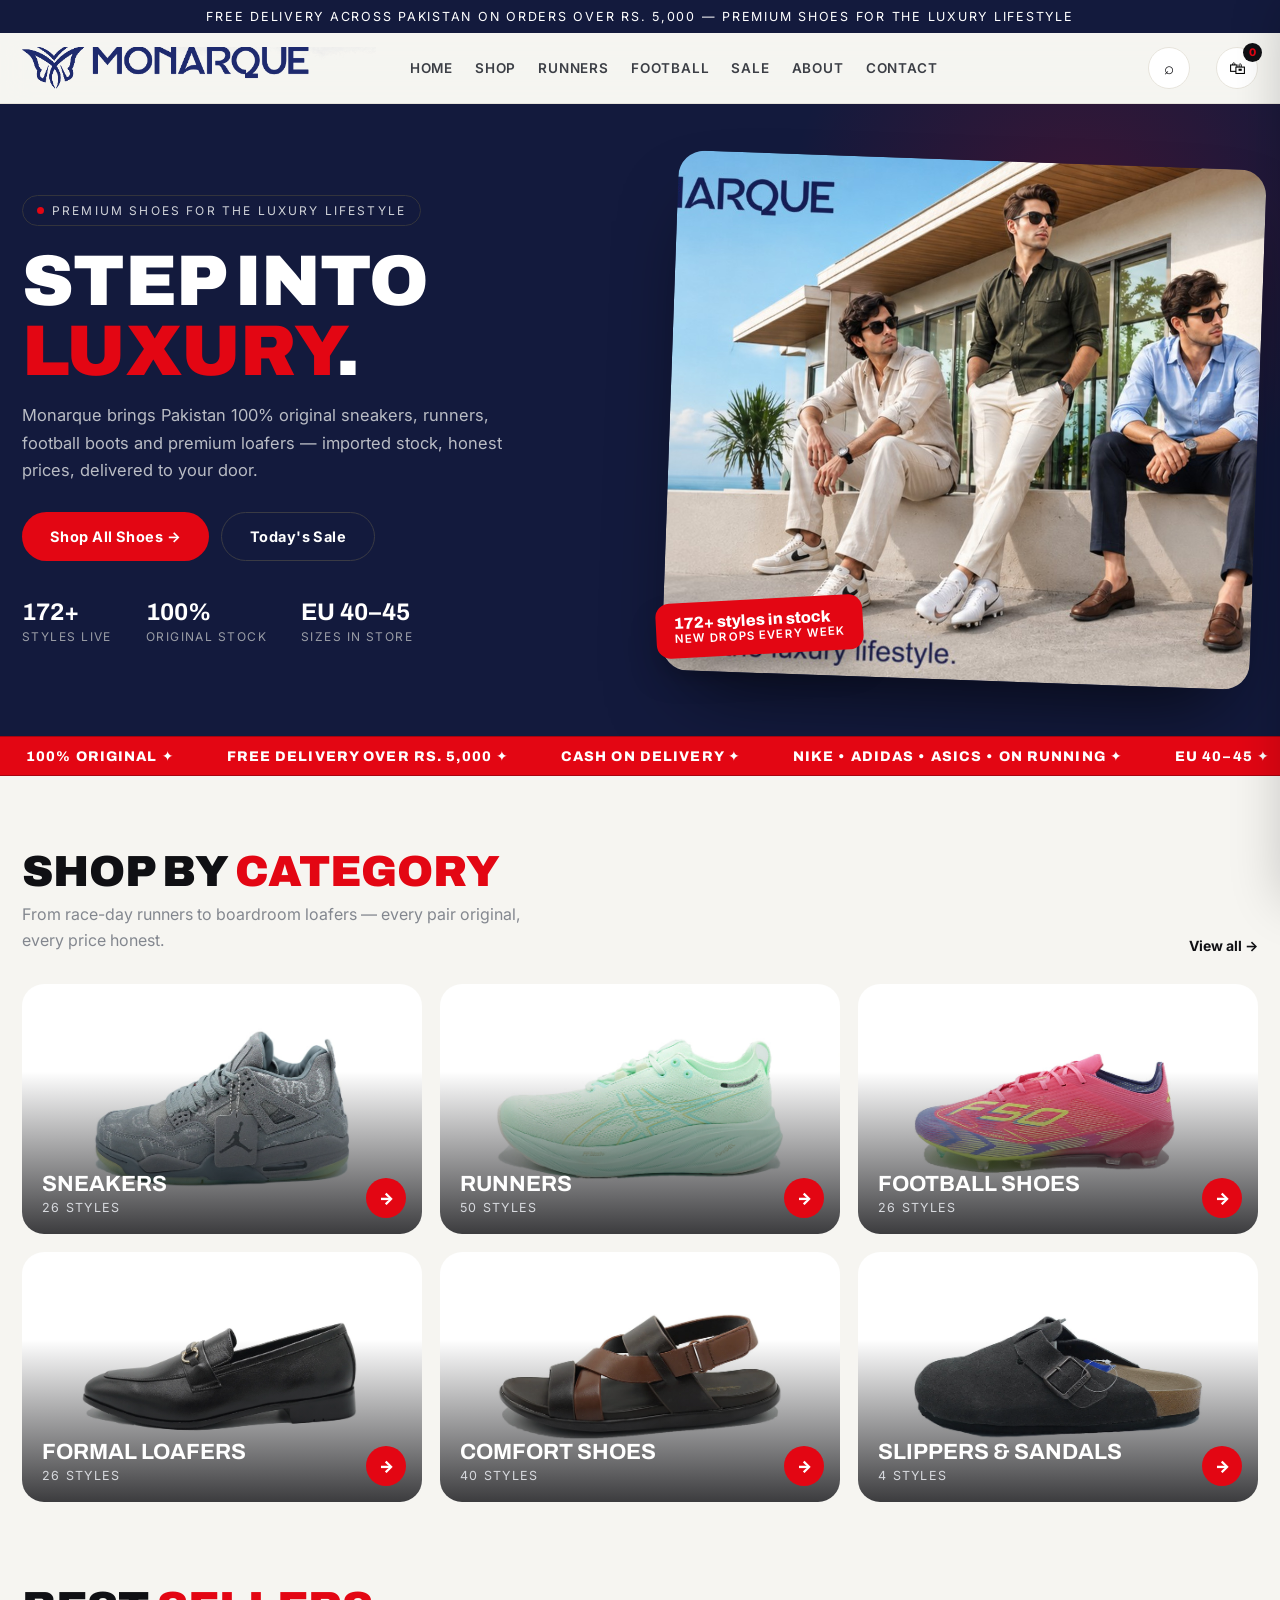
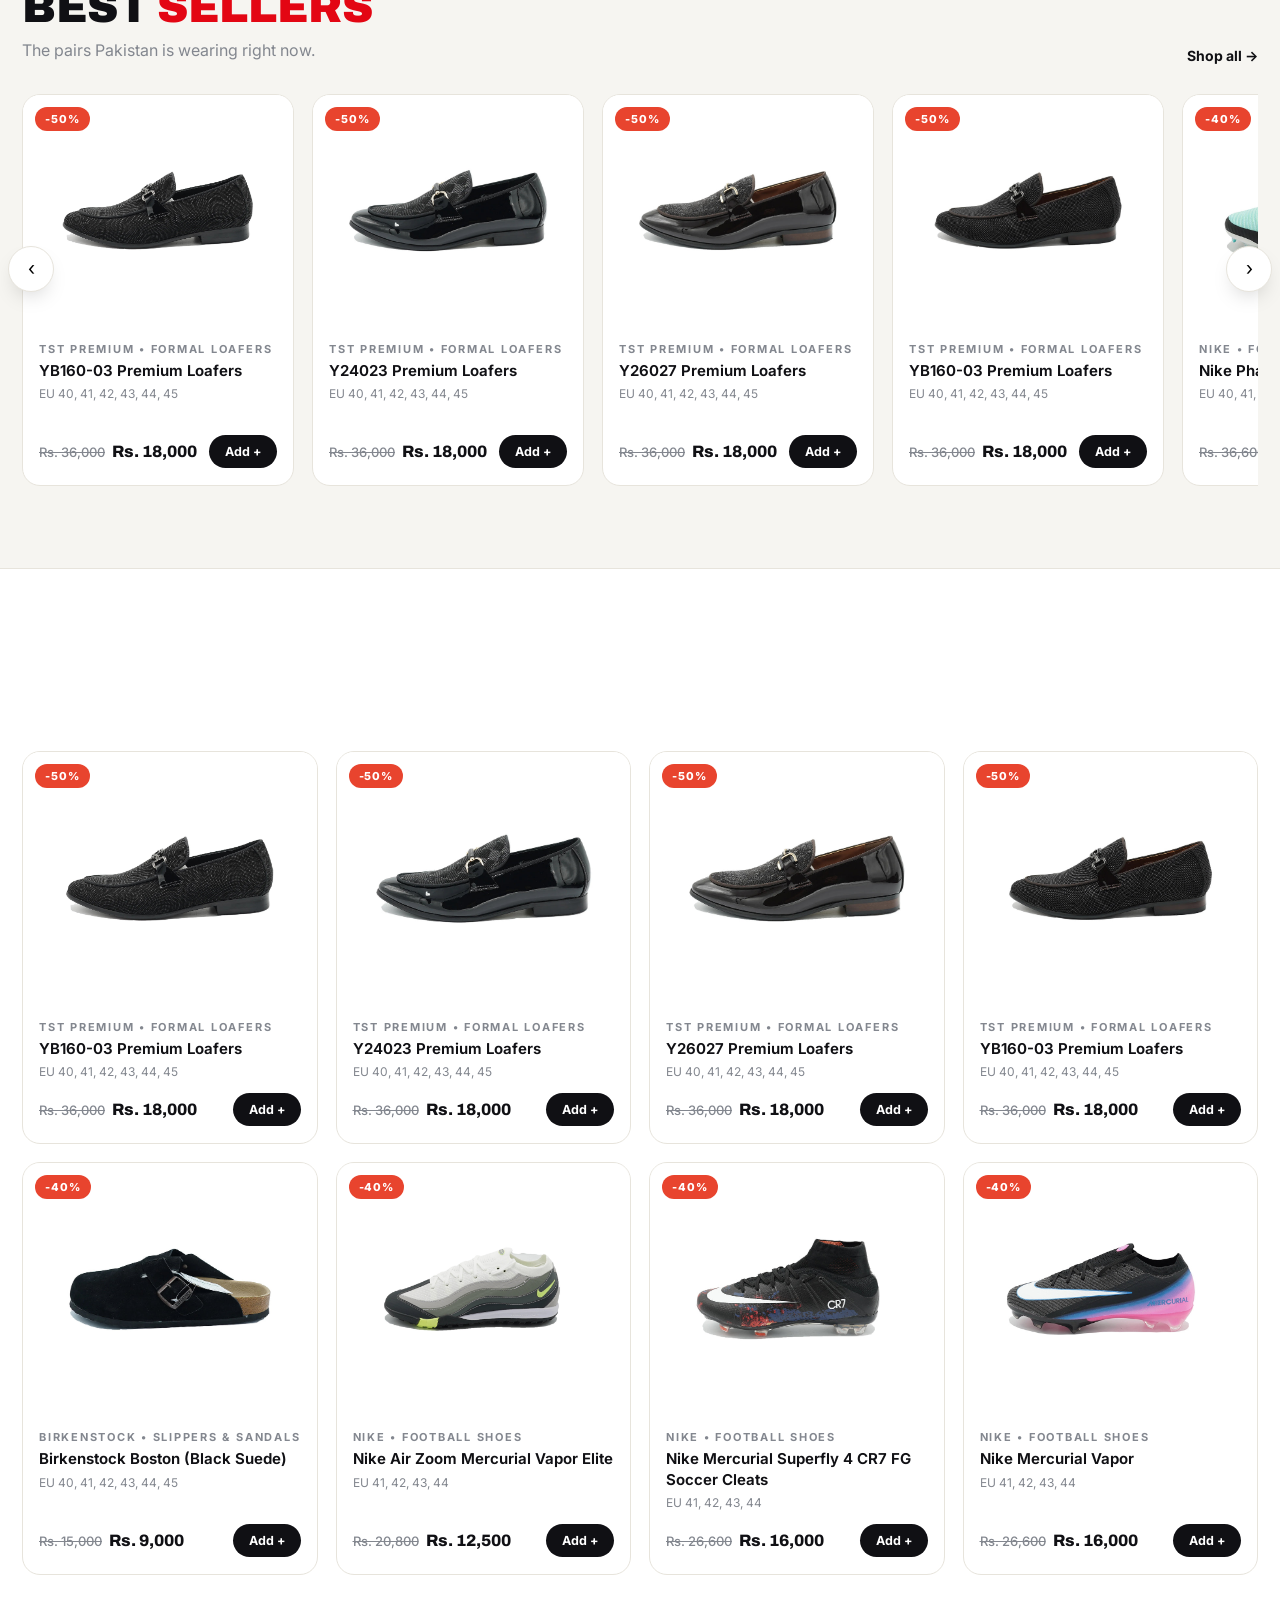
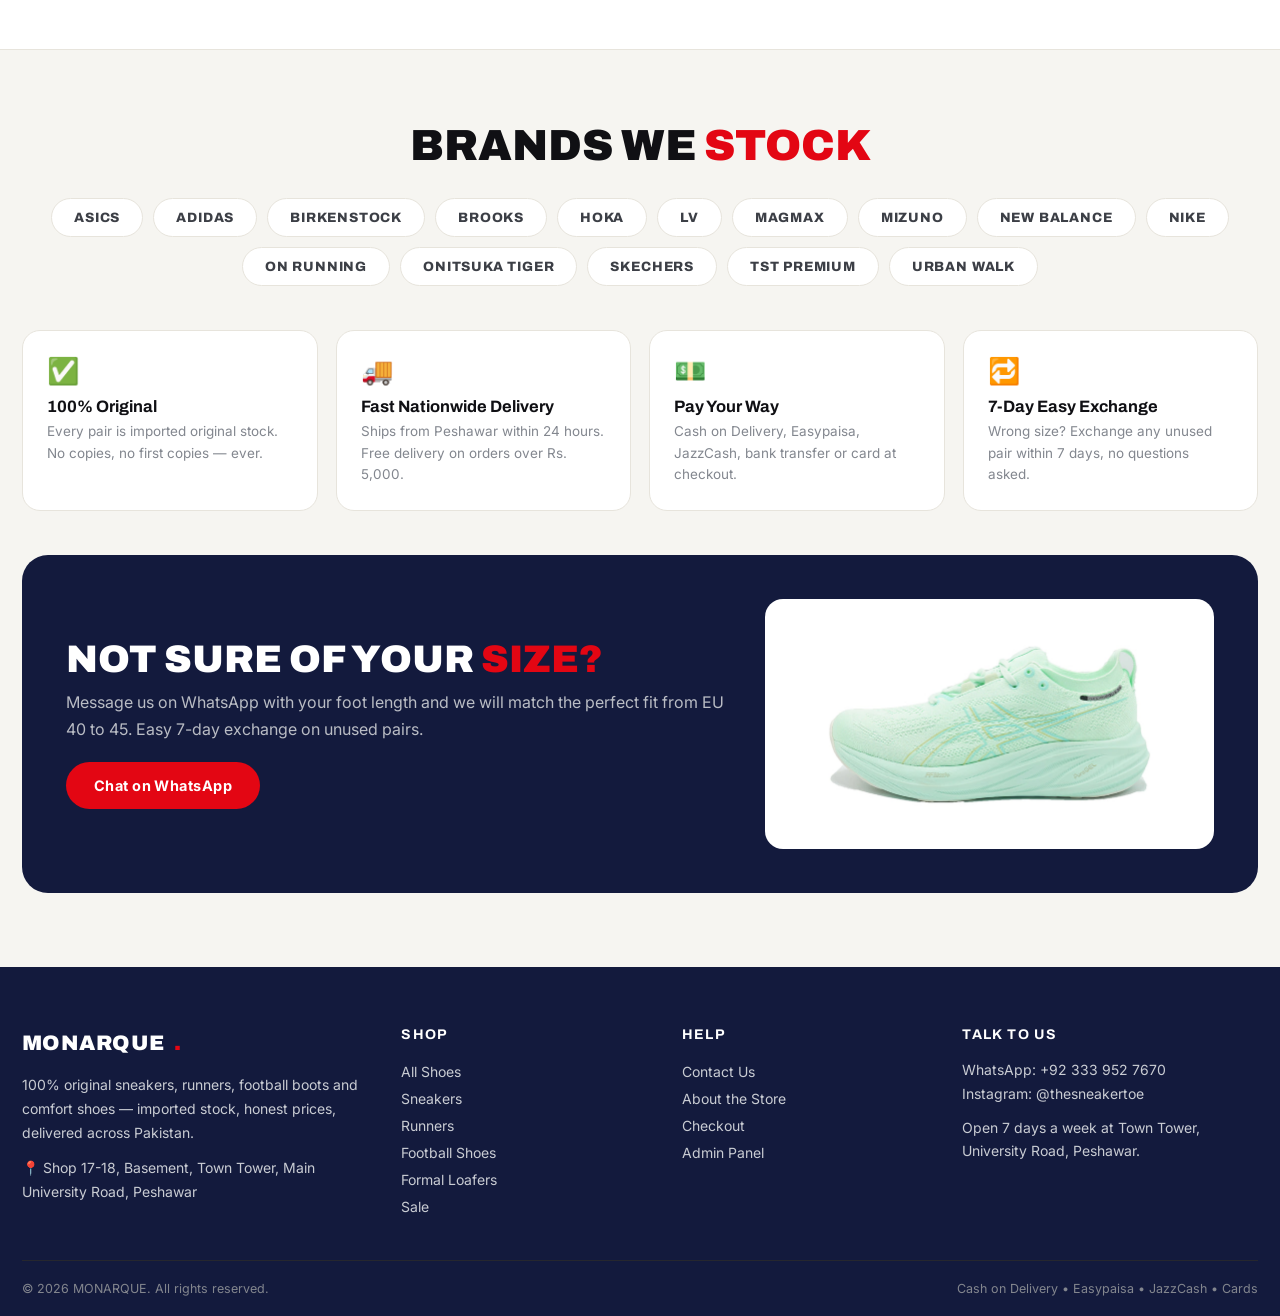
<file: index.html>
<!DOCTYPE html>
<html lang="en">
<head>
<meta charset="UTF-8">
<meta name="viewport" content="width=device-width, initial-scale=1.0">
<title>MONARQUE — Premium Shoes for the Luxury Lifestyle | Original Sneakers in Pakistan</title>
<meta name="description" content="100% original sneakers, runners and football boots. Nike, Adidas, ASICS, On Running and more — delivered across Pakistan.">
<link rel="preconnect" href="https://fonts.googleapis.com">
<link href="https://fonts.googleapis.com/css2?family=Archivo:wght@600;800;900&family=Inter:wght@400;500;600;700;800&display=swap" rel="stylesheet">
<link rel="stylesheet" href="assets/style.css">
</head>
<body data-root="">
<div id="siteHeader"></div>

<section class="hero" style="padding:0">
  <div class="hero-glow"></div>
  <div class="wrap">
    <div>
      <span class="kicker"><i></i><span id="heroKicker"></span></span>
      <h1 id="heroTitle"></h1>
      <p id="heroText"></p>
      <div class="cta">
        <a class="btn acc" href="shop.html">Shop All Shoes →</a>
        <a class="btn ghost" href="shop.html?sale=1">Today's Sale</a>
      </div>
      <div class="stats">
        <div><b id="statCount">172+</b><span>Styles live</span></div>
        <div><b>100%</b><span>Original stock</span></div>
        <div><b>EU 40–45</b><span>Sizes in store</span></div>
      </div>
    </div>
    <div class="hero-media">
      <div class="frame"><img id="heroImg" src="" alt="Featured sneakers"></div>
      <div class="tag"><span id="heroTagTitle"></span><small id="heroTagSub"></small></div>
    </div>
  </div>
</section>

<div class="marquee"><div class="mtrack" id="mtrack"></div></div>

<section>
  <div class="wrap">
    <div class="shead rv"><div><h2>Shop by <em>category</em></h2><p>From race-day runners to boardroom loafers — every pair original, every price honest.</p></div><a class="link-arrow" href="shop.html">View all →</a></div>
    <div class="cats rv" id="catTiles"></div>
  </div>
</section>

<section style="padding-top:10px">
  <div class="wrap">
    <div class="shead rv"><div><h2>Best <em>sellers</em></h2><p>The pairs Pakistan is wearing right now.</p></div><a class="link-arrow" href="shop.html">Shop all →</a></div>
    <div class="slider rv"><div class="strack" id="bestTrack"></div>
      <button class="sbtn prev" onclick="slideBy('bestTrack',-1)">‹</button><button class="sbtn next" onclick="slideBy('bestTrack',1)">›</button></div>
  </div>
</section>

<section style="background:#fff;border-block:1px solid var(--line)">
  <div class="wrap">
    <div class="shead rv"><div><h2>Biggest <em>price drops</em></h2><p>Up to 40% off on selected styles. When they are gone, they are gone.</p></div><a class="link-arrow" href="shop.html?sale=1">All sale items →</a></div>
    <div class="grid rv" id="saleGrid"></div>
  </div>
</section>

<section>
  <div class="wrap">
    <div class="shead rv" style="justify-content:center;text-align:center"><div><h2>Brands we <em>stock</em></h2></div></div>
    <div class="brands rv" id="brandStrip"></div>
    <div class="perks rv" style="margin-top:44px">
      <div class="perk"><div class="ic">✅</div><b>100% Original</b><p>Every pair is imported original stock. No copies, no first copies — ever.</p></div>
      <div class="perk"><div class="ic">🚚</div><b>Fast Nationwide Delivery</b><p>Ships from Peshawar within 24 hours. Free delivery on orders over Rs. 5,000.</p></div>
      <div class="perk"><div class="ic">💵</div><b>Pay Your Way</b><p>Cash on Delivery, Easypaisa, JazzCash, bank transfer or card at checkout.</p></div>
      <div class="perk"><div class="ic">🔁</div><b>7-Day Easy Exchange</b><p>Wrong size? Exchange any unused pair within 7 days, no questions asked.</p></div>
    </div>
    <div class="strip rv" style="margin-top:44px">
      <div><h3 id="stripTitle"></h3><p id="stripText"></p>
      <a class="btn acc" style="margin-top:20px" href="https://wa.me/923339527670" target="_blank">Chat on WhatsApp</a></div>
      <img id="stripImg" src="" alt="Sneaker fitting help">
    </div>
  </div>
</section>

<div id="siteFooter"></div>
<script src="data/products.js"></script>
<script src="assets/store.js"></script>
<script>
function slideBy(id, d){ const t = document.getElementById(id); t.scrollBy({ left: d * 300, behavior: 'smooth' }); }
window.onPageReady = function(){
  const s = getSettings(); const cat = getCatalog();
  document.getElementById('heroKicker').textContent = s.heroKicker;
  document.getElementById('heroTitle').innerHTML = s.heroTitle;
  document.getElementById('heroText').textContent = s.heroText;
  document.getElementById('heroTagTitle').textContent = s.heroTagTitle;
  document.getElementById('heroTagSub').textContent = s.heroTagSub;
  document.getElementById('stripTitle').innerHTML = s.stripTitle;
  document.getElementById('stripText').textContent = s.stripText;
  document.getElementById('statCount').textContent = cat.length + '+';
  const fallbackHero = (cat.find(p => p.slug.includes('evo-sl-neon')) || cat.find(p => p.available) || cat[0]).img;
  document.getElementById('heroImg').src = s.heroImg || fallbackHero;
  const stripP = cat.find(p => p.category === 'Runners' && p.available) || cat[0];
  document.getElementById('stripImg').src = stripP.img;
  const words = ['100% Original','Free Delivery Over Rs. 5,000','Cash on Delivery','Nike • Adidas • ASICS • On Running','EU 40–45','7-Day Exchange'];
  document.getElementById('mtrack').innerHTML = (words.concat(words).map(w => `<span>${w} ✦</span>`).join(''));
  const cats = ['Sneakers','Runners','Football Shoes','Formal Loafers','Comfort Shoes','Slippers & Sandals'];
  document.getElementById('catTiles').innerHTML = cats.map(c => {
    const items = cat.filter(p => p.category === c); if (!items.length) return '';
    const img = (items.find(p => p.available) || items[0]).img;
    return `<a class="cat" href="shop.html?cat=${encodeURIComponent(c)}"><img loading="lazy" src="${img}" alt="${c}"><div class="ct"><b>${c}</b><span>${items.length} styles</span></div><span class="arr">→</span></a>`;
  }).join('');
  const best = cat.filter(p => p.available).sort((a, b) => offPct(b) - offPct(a) || b.price - a.price).slice(0, 10);
  document.getElementById('bestTrack').innerHTML = best.map(cardHTML).join('');
  const sale = cat.filter(p => p.available && offPct(p) > 0).sort((a, b) => offPct(b) - offPct(a)).slice(0, 8);
  document.getElementById('saleGrid').innerHTML = sale.map(cardHTML).join('');
  const brands = [...new Set(cat.map(p => p.brand))].filter(b => b !== 'Other').sort();
  document.getElementById('brandStrip').innerHTML = brands.map(b => `<span>${b}</span>`).join('');
};
</script>
</body>
</html>
</file>
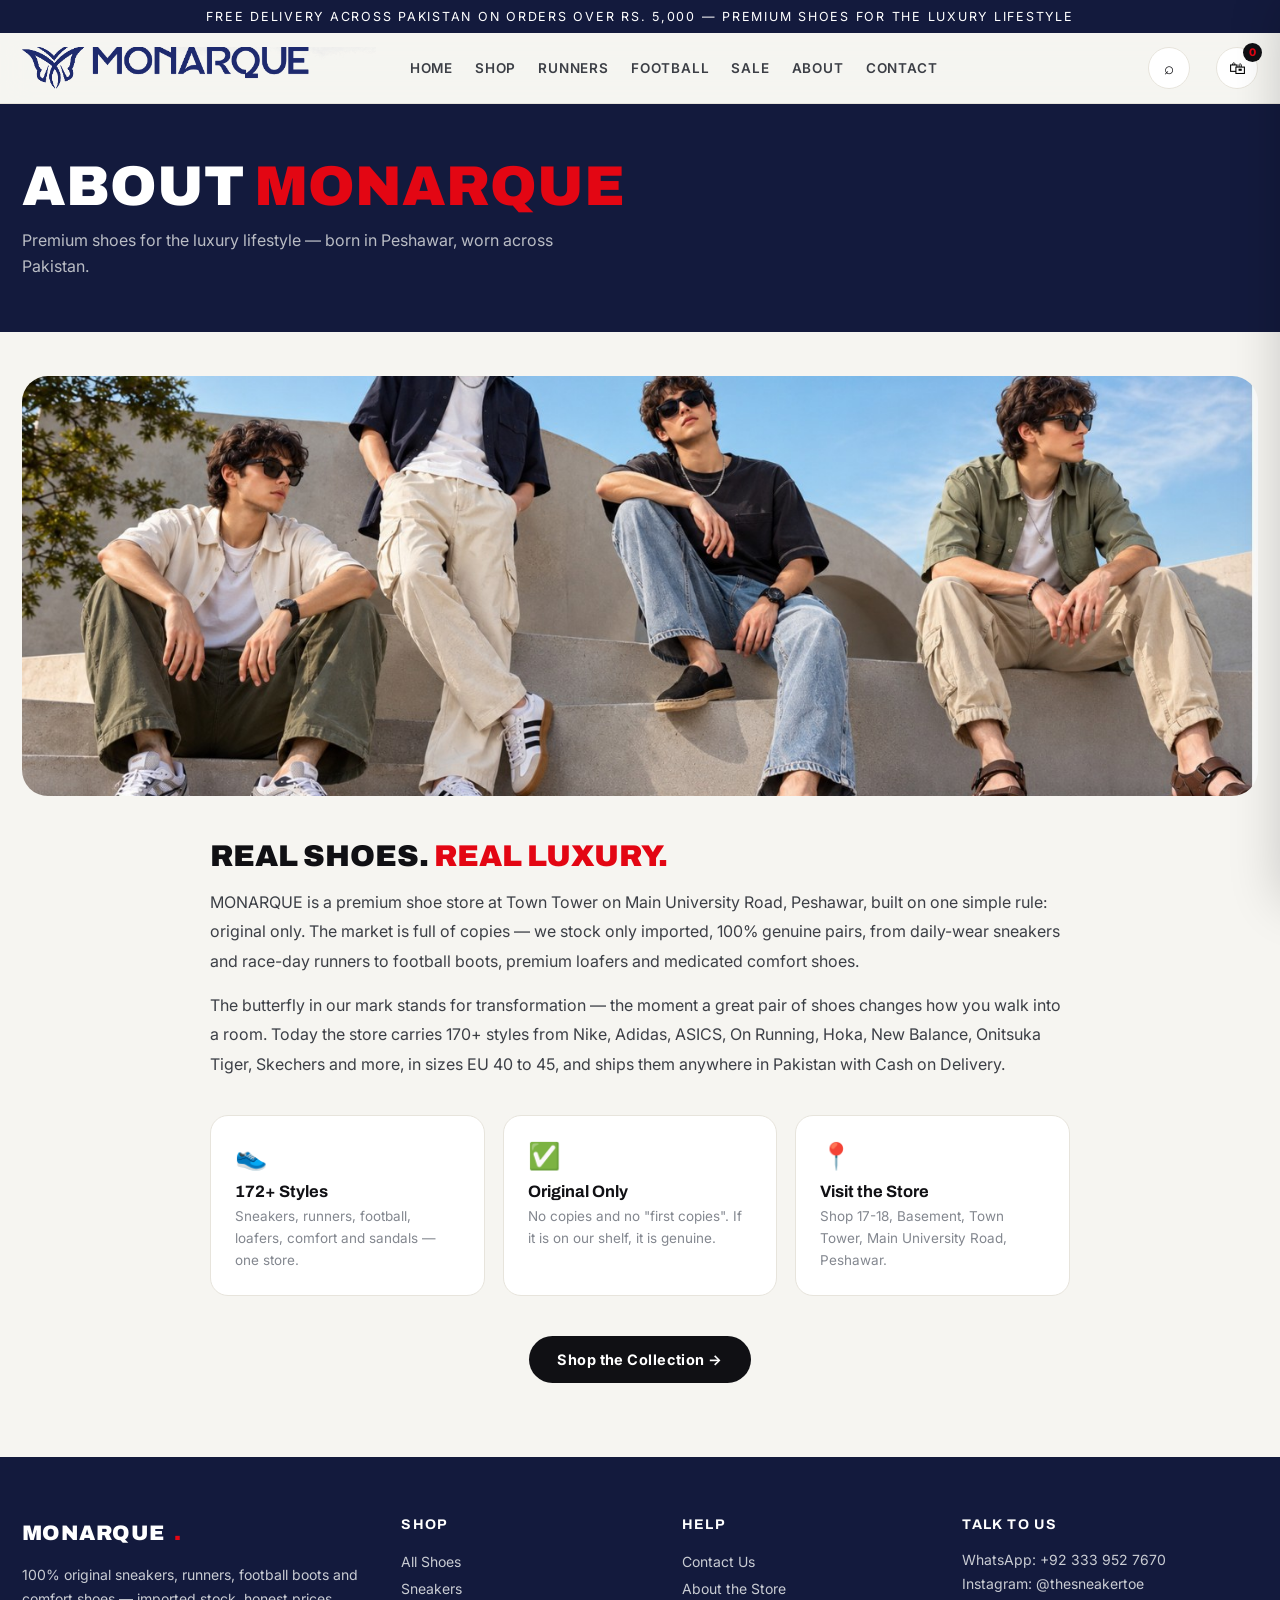
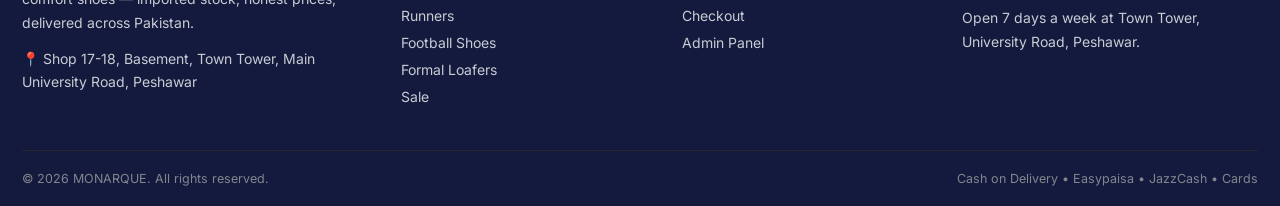
<file: about.html>
<!DOCTYPE html>
<html lang="en">
<head>
<meta charset="UTF-8">
<meta name="viewport" content="width=device-width, initial-scale=1.0">
<title>About — MONARQUE</title>
<link rel="preconnect" href="https://fonts.googleapis.com">
<link href="https://fonts.googleapis.com/css2?family=Archivo:wght@600;800;900&family=Inter:wght@400;500;600;700;800&display=swap" rel="stylesheet">
<link rel="stylesheet" href="assets/style.css">
</head>
<body data-root="">
<div id="siteHeader"></div>
<div class="pagehero"><div class="wrap"><h1>About <em>Monarque</em></h1><p>Premium shoes for the luxury lifestyle — born in Peshawar, worn across Pakistan.</p></div></div>
<section style="padding-top:44px">
  <div class="wrap">
    <img src="assets/about-banner.jpg" alt="Monarque lifestyle" style="width:100%;height:420px;object-fit:cover;border-radius:26px">
    <div style="max-width:860px;margin:44px auto 0">
      <h2 style="font-size:30px;font-weight:900;text-transform:uppercase;margin-bottom:16px">Real shoes. <span style="color:var(--accent)">Real luxury.</span></h2>
      <p style="color:var(--ink2);line-height:1.85;font-size:16px">MONARQUE is a premium shoe store at Town Tower on Main University Road, Peshawar, built on one simple rule: original only. The market is full of copies — we stock only imported, 100% genuine pairs, from daily-wear sneakers and race-day runners to football boots, premium loafers and medicated comfort shoes.</p>
      <p style="color:var(--ink2);line-height:1.85;font-size:16px;margin-top:14px">The butterfly in our mark stands for transformation — the moment a great pair of shoes changes how you walk into a room. Today the store carries 170+ styles from Nike, Adidas, ASICS, On Running, Hoka, New Balance, Onitsuka Tiger, Skechers and more, in sizes EU 40 to 45, and ships them anywhere in Pakistan with Cash on Delivery.</p>
      <div class="perks" style="margin-top:36px;grid-template-columns:repeat(3,1fr)">
        <div class="perk"><div class="ic">👟</div><b>172+ Styles</b><p>Sneakers, runners, football, loafers, comfort and sandals — one store.</p></div>
        <div class="perk"><div class="ic">✅</div><b>Original Only</b><p>No copies and no "first copies". If it is on our shelf, it is genuine.</p></div>
        <div class="perk"><div class="ic">📍</div><b>Visit the Store</b><p>Shop 17-18, Basement, Town Tower, Main University Road, Peshawar.</p></div>
      </div>
      <div style="text-align:center;margin-top:40px"><a class="btn dark" href="shop.html">Shop the Collection →</a></div>
    </div>
  </div>
</section>
<div id="siteFooter"></div>
<script src="data/products.js"></script>
<script src="assets/store.js"></script>
</body>
</html>
</file>
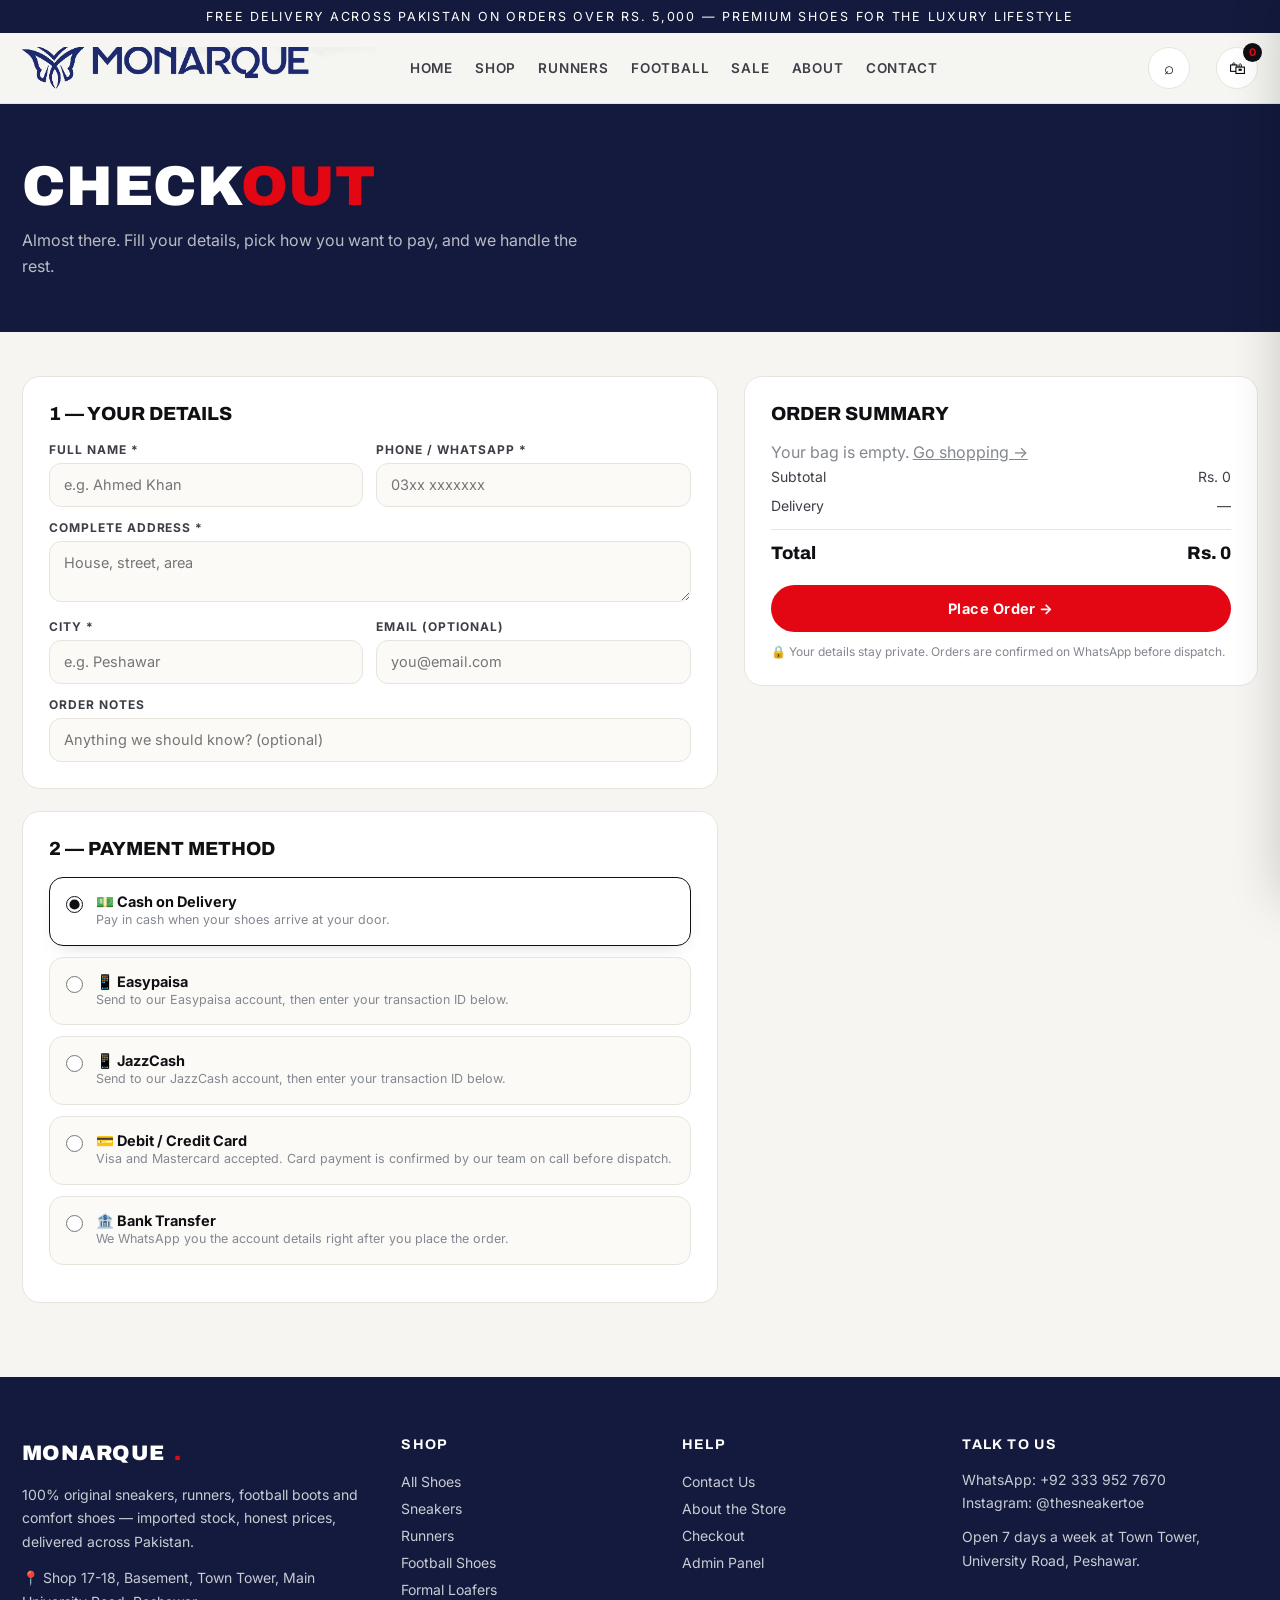
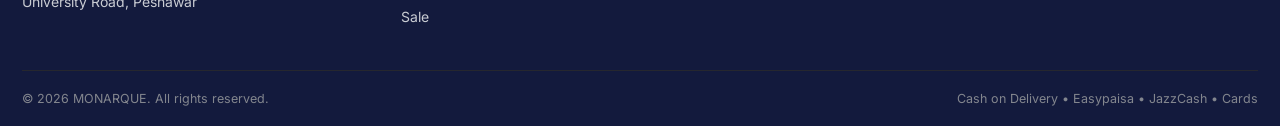
<file: checkout.html>
<!DOCTYPE html>
<html lang="en">
<head>
<meta charset="UTF-8">
<meta name="viewport" content="width=device-width, initial-scale=1.0">
<title>Checkout — MONARQUE</title>
<link rel="preconnect" href="https://fonts.googleapis.com">
<link href="https://fonts.googleapis.com/css2?family=Archivo:wght@600;800;900&family=Inter:wght@400;500;600;700;800&display=swap" rel="stylesheet">
<link rel="stylesheet" href="assets/style.css">
</head>
<body data-root="">
<div id="siteHeader"></div>

<div class="pagehero"><div class="wrap"><h1>Check<em>out</em></h1><p>Almost there. Fill your details, pick how you want to pay, and we handle the rest.</p></div></div>

<section style="padding-top:44px">
  <div class="wrap">
    <div id="coMain" class="co">
      <div style="display:flex;flex-direction:column;gap:22px">
        <div class="panel">
          <h3>1 — Your details</h3>
          <div class="fgrid">
            <div class="field"><label>Full name *</label><input id="fName" placeholder="e.g. Ahmed Khan"></div>
            <div class="field"><label>Phone / WhatsApp *</label><input id="fPhone" placeholder="03xx xxxxxxx"></div>
            <div class="field full"><label>Complete address *</label><textarea id="fAddr" rows="2" placeholder="House, street, area"></textarea></div>
            <div class="field"><label>City *</label><input id="fCity" placeholder="e.g. Peshawar"></div>
            <div class="field"><label>Email (optional)</label><input id="fEmail" placeholder="you@email.com"></div>
            <div class="field full"><label>Order notes</label><input id="fNotes" placeholder="Anything we should know? (optional)"></div>
          </div>
        </div>
        <div class="panel">
          <h3>2 — Payment method</h3>
          <label class="payopt sel"><input type="radio" name="pay" value="Cash on Delivery" checked><div><b>💵 Cash on Delivery</b><span>Pay in cash when your shoes arrive at your door.</span></div></label>
          <label class="payopt"><input type="radio" name="pay" value="Easypaisa"><div><b>📱 Easypaisa</b><span>Send to our Easypaisa account, then enter your transaction ID below.</span></div></label>
          <div class="payfields" id="pf-Easypaisa"><div class="field"><label>Your Easypaisa Transaction ID</label><input id="tid-Easypaisa" placeholder="e.g. 12345678901"></div></div>
          <label class="payopt"><input type="radio" name="pay" value="JazzCash"><div><b>📱 JazzCash</b><span>Send to our JazzCash account, then enter your transaction ID below.</span></div></label>
          <div class="payfields" id="pf-JazzCash"><div class="field"><label>Your JazzCash Transaction ID</label><input id="tid-JazzCash" placeholder="e.g. 12345678901"></div></div>
          <label class="payopt"><input type="radio" name="pay" value="Debit / Credit Card"><div><b>💳 Debit / Credit Card</b><span>Visa and Mastercard accepted. Card payment is confirmed by our team on call before dispatch.</span></div></label>
          <div class="payfields" id="pf-Card"><div class="fgrid">
            <div class="field full"><label>Card number</label><input id="cardNum" placeholder="4242 4242 4242 4242" maxlength="19"></div>
            <div class="field"><label>Expiry</label><input id="cardExp" placeholder="MM / YY" maxlength="7"></div>
            <div class="field"><label>CVC</label><input id="cardCvc" placeholder="123" maxlength="4"></div>
          </div></div>
          <label class="payopt"><input type="radio" name="pay" value="Bank Transfer"><div><b>🏦 Bank Transfer</b><span>We WhatsApp you the account details right after you place the order.</span></div></label>
        </div>
      </div>
      <div class="panel" style="position:sticky;top:92px">
        <h3>Order summary</h3>
        <div id="sumItems"></div>
        <div class="sumrow"><span>Subtotal</span><span id="sumSub">Rs. 0</span></div>
        <div class="sumrow"><span>Delivery</span><span id="sumShip">—</span></div>
        <div class="sumrow total"><span>Total</span><span id="sumTotal">Rs. 0</span></div>
        <button class="btn acc" style="width:100%;justify-content:center;margin-top:16px" onclick="placeOrder()">Place Order →</button>
        <p id="coErr" style="color:var(--sale);font-size:13px;margin-top:10px;display:none"></p>
        <p style="font-size:12px;color:var(--muted);margin-top:12px">🔒 Your details stay private. Orders are confirmed on WhatsApp before dispatch.</p>
      </div>
    </div>
    <div id="coDone" style="display:none"></div>
  </div>
</section>

<div id="siteFooter"></div>
<script src="data/products.js"></script>
<script src="assets/store.js"></script>
<script>
function shipCost(sub){ const s = getSettings(); return sub >= s.freeShipOver || sub === 0 ? 0 : s.shipFlat; }
function renderSummary(){
  const cat = getCatalog(); const items = getCart();
  document.getElementById('sumItems').innerHTML = items.length ? items.map(i => { const p = cat.find(x => x.id === i.id); if (!p) return '';
    return `<div class="sumitem"><img src="${esc(p.img)}"><div><b>${esc(p.name)}</b><span>EU ${esc(i.size)} × ${i.qty}</span></div><b>${rs(p.price * i.qty)}</b></div>`; }).join('')
    : '<p style="color:var(--muted)">Your bag is empty. <a href="shop.html" style="text-decoration:underline">Go shopping →</a></p>';
  const sub = cartTotal(); const ship = shipCost(sub);
  document.getElementById('sumSub').textContent = rs(sub);
  document.getElementById('sumShip').textContent = sub === 0 ? '—' : (ship === 0 ? 'FREE' : rs(ship));
  document.getElementById('sumTotal').textContent = rs(sub + ship);
}
document.querySelectorAll('input[name=pay]').forEach(r => r.addEventListener('change', () => {
  document.querySelectorAll('.payopt').forEach(o => o.classList.remove('sel'));
  r.closest('.payopt').classList.add('sel');
  document.querySelectorAll('.payfields').forEach(f => f.classList.remove('on'));
  const map = { 'Easypaisa': 'pf-Easypaisa', 'JazzCash': 'pf-JazzCash', 'Debit / Credit Card': 'pf-Card' };
  if (map[r.value]) document.getElementById(map[r.value]).classList.add('on');
}));
function err(msg){ const e = document.getElementById('coErr'); e.textContent = msg; e.style.display = 'block'; }
function placeOrder(){
  const items = getCart(); if (!items.length) return err('Your bag is empty — add a pair first.');
  const name = document.getElementById('fName').value.trim();
  const phone = document.getElementById('fPhone').value.trim();
  const addr = document.getElementById('fAddr').value.trim();
  const city = document.getElementById('fCity').value.trim();
  if (!name || !phone || !addr || !city) return err('Please fill name, phone, address and city.');
  const pay = document.querySelector('input[name=pay]:checked').value;
  let payDetail = '';
  if (pay === 'Easypaisa' || pay === 'JazzCash'){ payDetail = document.getElementById('tid-' + pay).value.trim(); if (!payDetail) return err('Please enter your ' + pay + ' transaction ID, or choose Cash on Delivery.'); }
  if (pay === 'Debit / Credit Card'){ const n = document.getElementById('cardNum').value.replace(/\s/g, ''); if (n.length < 15) return err('Please enter a valid card number, or choose another payment method.'); payDetail = 'Card •••• ' + n.slice(-4); }
  const cat = getCatalog(); const sub = cartTotal(); const ship = shipCost(sub);
  const order = {
    id: 'TST-' + Date.now().toString().slice(-6), date: new Date().toISOString(),
    items: items.map(i => { const p = cat.find(x => x.id === i.id); return { name: p ? p.name : 'Item', size: i.size, qty: i.qty, price: p ? p.price : 0 }; }),
    subtotal: sub, shipping: ship, total: sub + ship,
    customer: { name, phone, address: addr, city, email: document.getElementById('fEmail').value.trim(), notes: document.getElementById('fNotes').value.trim() },
    payment: pay, payDetail, status: 'New'
  };
  const orders = JSON.parse(localStorage.getItem('tst_orders') || '[]'); orders.unshift(order);
  localStorage.setItem('tst_orders', JSON.stringify(orders));
  localStorage.setItem('tst_cart', '[]');
  const lines = order.items.map(i => `• ${i.name} (EU ${i.size}) × ${i.qty} — ${rs(i.price * i.qty)}`).join('\n');
  const waText = encodeURIComponent(`Assalam o Alaikum! New order ${order.id} at MONARQUE:\n${lines}\nTotal: ${rs(order.total)} (${pay})\nName: ${name}\nCity: ${city}\nPhone: ${phone}`);
  document.getElementById('coMain').style.display = 'none';
  const d = document.getElementById('coDone'); d.style.display = 'block';
  d.innerHTML = `<div class="success"><div class="tick">✓</div>
    <h3 style="font-size:28px;font-weight:900;text-transform:uppercase">Order placed!</h3>
    <p style="color:var(--muted);margin:12px 0 4px">Order number</p><p style="font-family:var(--disp);font-weight:800;font-size:22px">${order.id}</p>
    <p style="color:var(--ink2);line-height:1.7;margin:14px 0">Thank you, ${esc(name.split(' ')[0])}. Our team will confirm your order on WhatsApp shortly. Total to pay: <b>${rs(order.total)}</b> via ${esc(pay)}.</p>
    <a class="btn" style="background:#22b358;color:#fff" href="https://wa.me/${TST.wa}?text=${waText}" target="_blank">Confirm on WhatsApp</a>
    <a class="btn dark" href="shop.html" style="margin-left:8px">Keep Shopping</a></div>`;
  window.scrollTo({ top: 0, behavior: 'smooth' });
}
window.onPageReady = renderSummary;
</script>
</body>
</html>
</file>
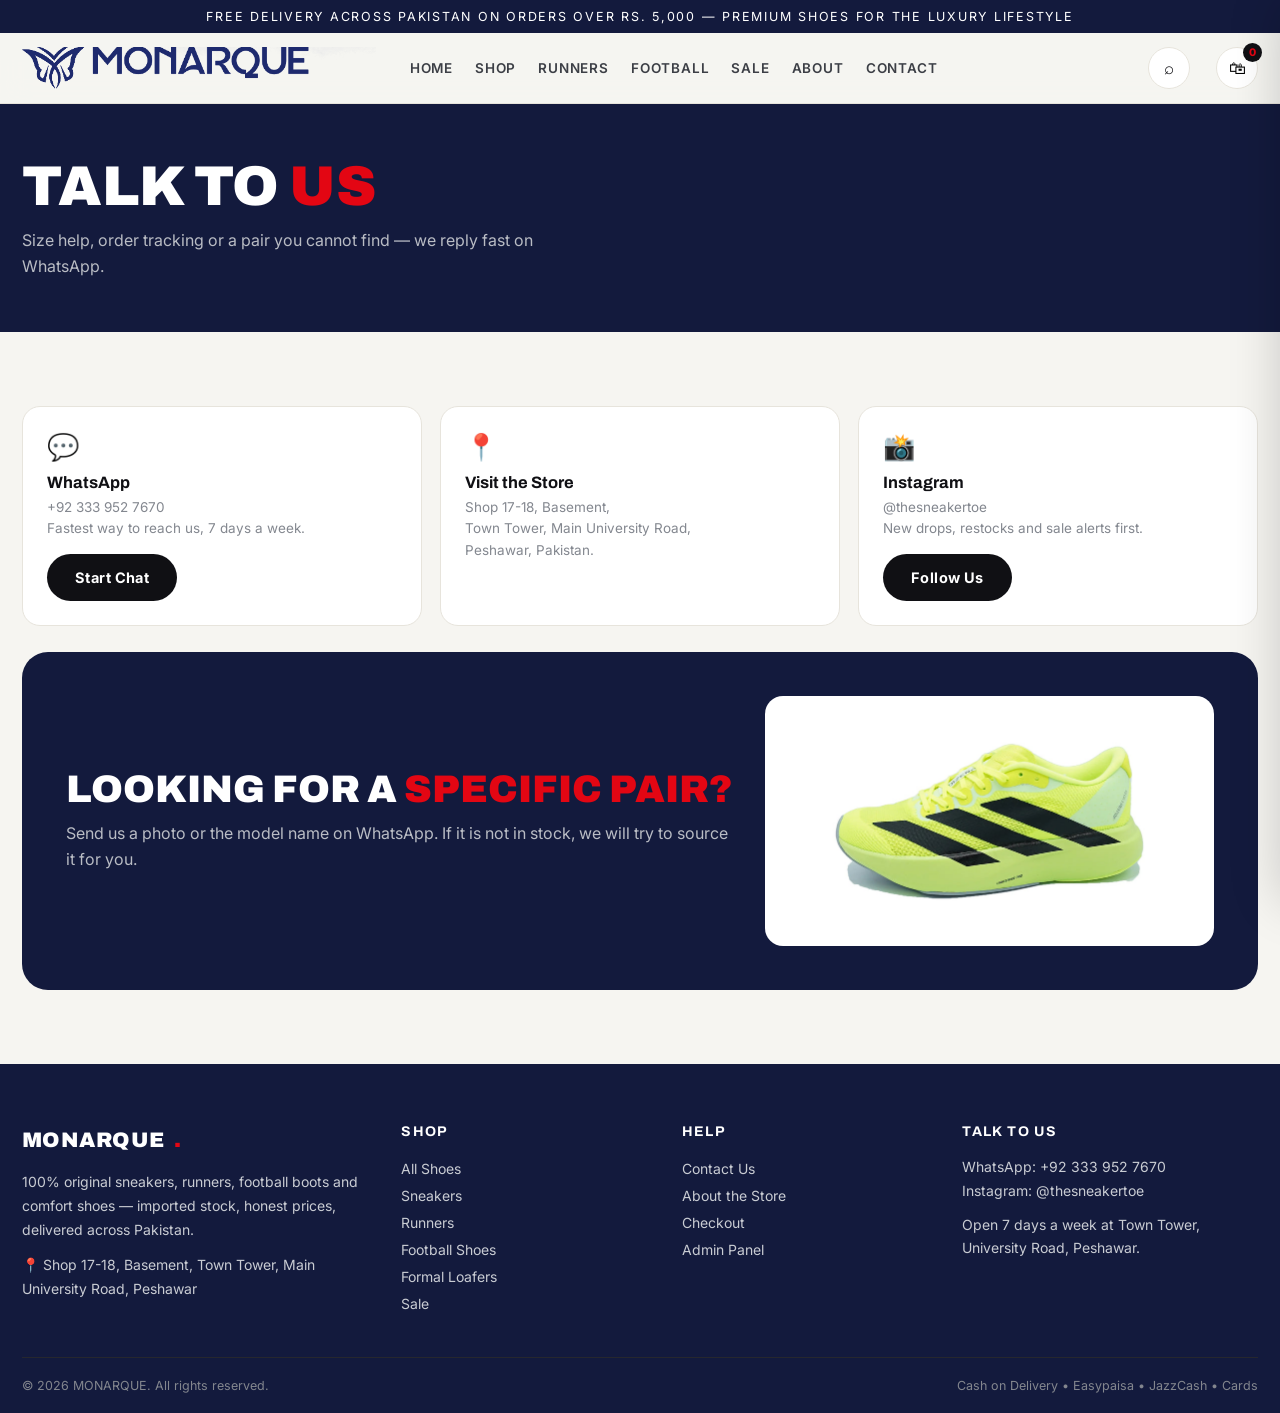
<file: contact.html>
<!DOCTYPE html>
<html lang="en">
<head>
<meta charset="UTF-8">
<meta name="viewport" content="width=device-width, initial-scale=1.0">
<title>Contact — MONARQUE</title>
<link rel="preconnect" href="https://fonts.googleapis.com">
<link href="https://fonts.googleapis.com/css2?family=Archivo:wght@600;800;900&family=Inter:wght@400;500;600;700;800&display=swap" rel="stylesheet">
<link rel="stylesheet" href="assets/style.css">
</head>
<body data-root="">
<div id="siteHeader"></div>
<div class="pagehero"><div class="wrap"><h1>Talk to <em>us</em></h1><p>Size help, order tracking or a pair you cannot find — we reply fast on WhatsApp.</p></div></div>
<section>
  <div class="wrap">
    <div class="info-grid">
      <div class="perk"><div class="ic">💬</div><b>WhatsApp</b><p>+92 333 952 7670<br>Fastest way to reach us, 7 days a week.</p><a class="btn dark" style="margin-top:14px" href="https://wa.me/923339527670" target="_blank">Start Chat</a></div>
      <div class="perk"><div class="ic">📍</div><b>Visit the Store</b><p>Shop 17-18, Basement,<br>Town Tower, Main University Road,<br>Peshawar, Pakistan.</p></div>
      <div class="perk"><div class="ic">📸</div><b>Instagram</b><p>@thesneakertoe<br>New drops, restocks and sale alerts first.</p><a class="btn dark" style="margin-top:14px" href="https://www.instagram.com/thesneakertoe" target="_blank">Follow Us</a></div>
    </div>
    <div class="strip" style="margin-top:26px">
      <div><h3>Looking for a <em>specific pair?</em></h3><p>Send us a photo or the model name on WhatsApp. If it is not in stock, we will try to source it for you.</p></div>
      <img src="images/products/adi-zero-evo-sl-neon-yellow-green.webp" alt="Sneakers">
    </div>
  </div>
</section>
<div id="siteFooter"></div>
<script src="data/products.js"></script>
<script src="assets/store.js"></script>
</body>
</html>
</file>
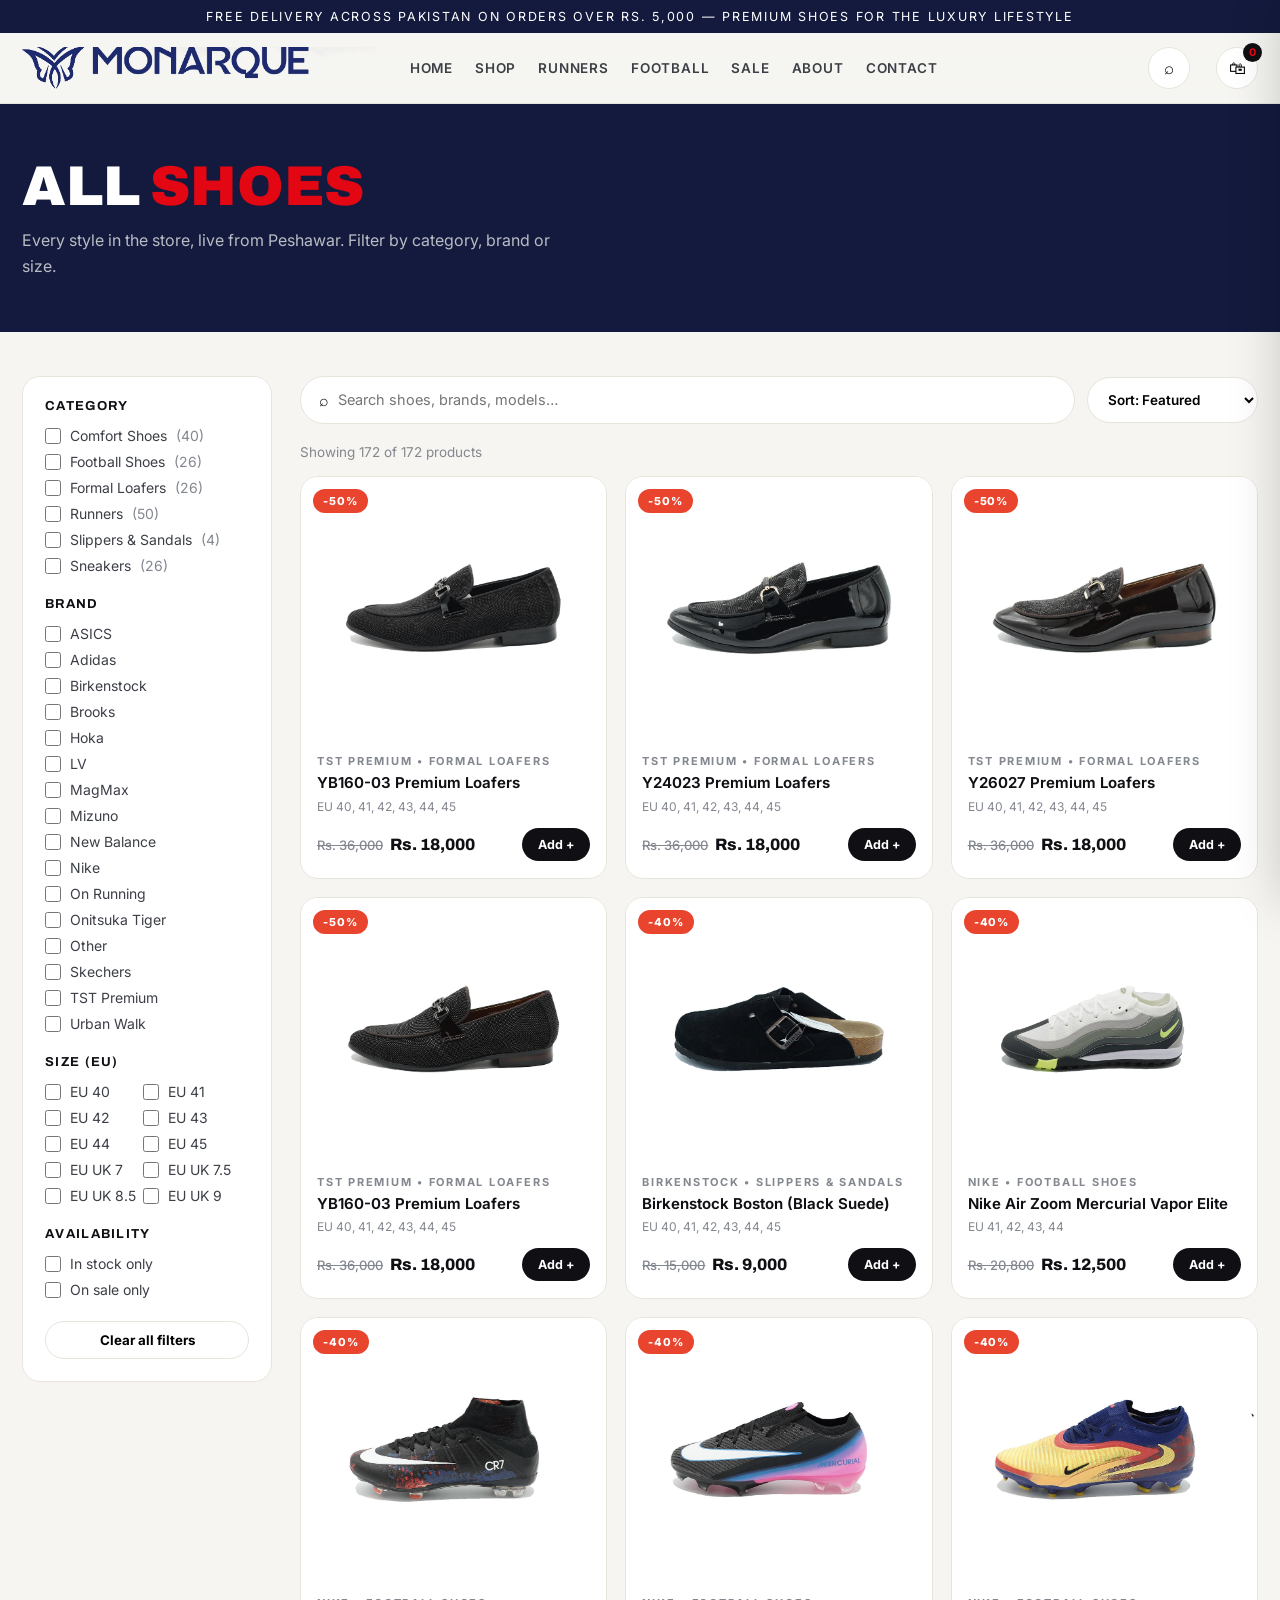
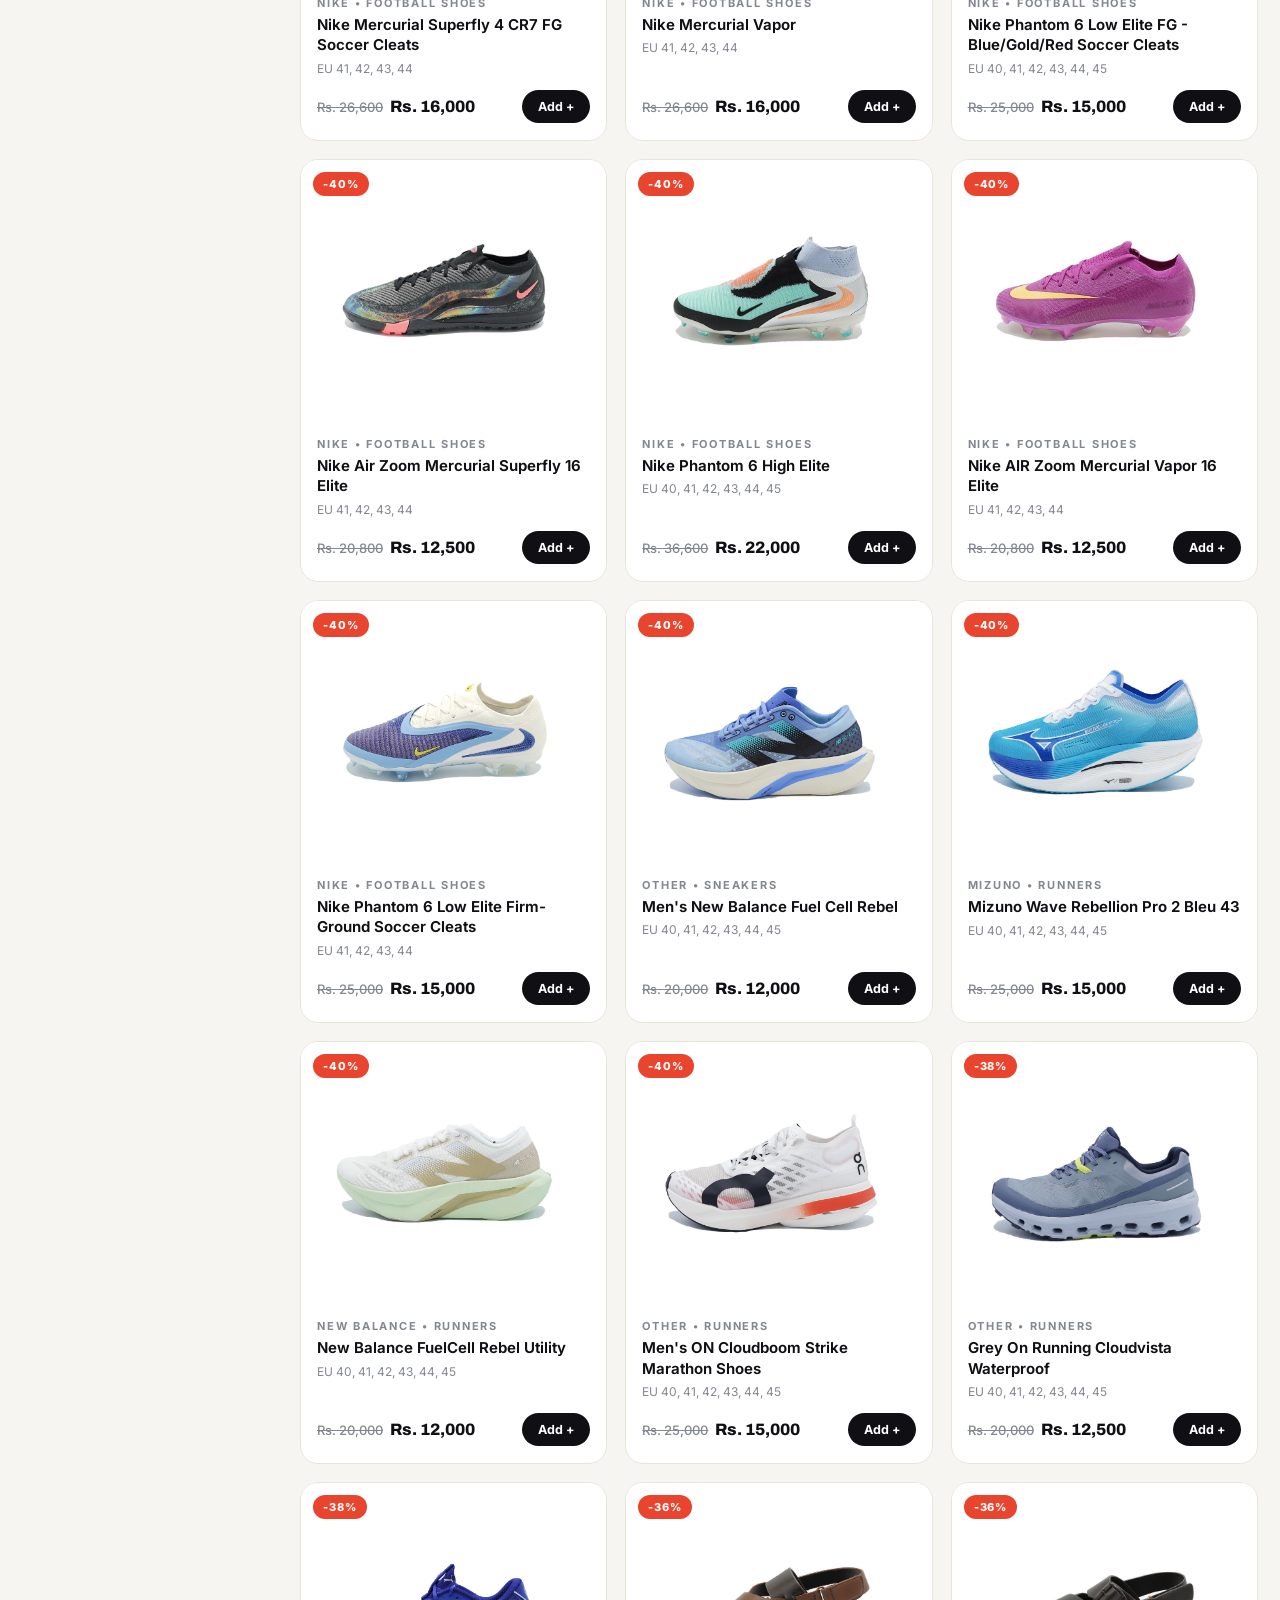
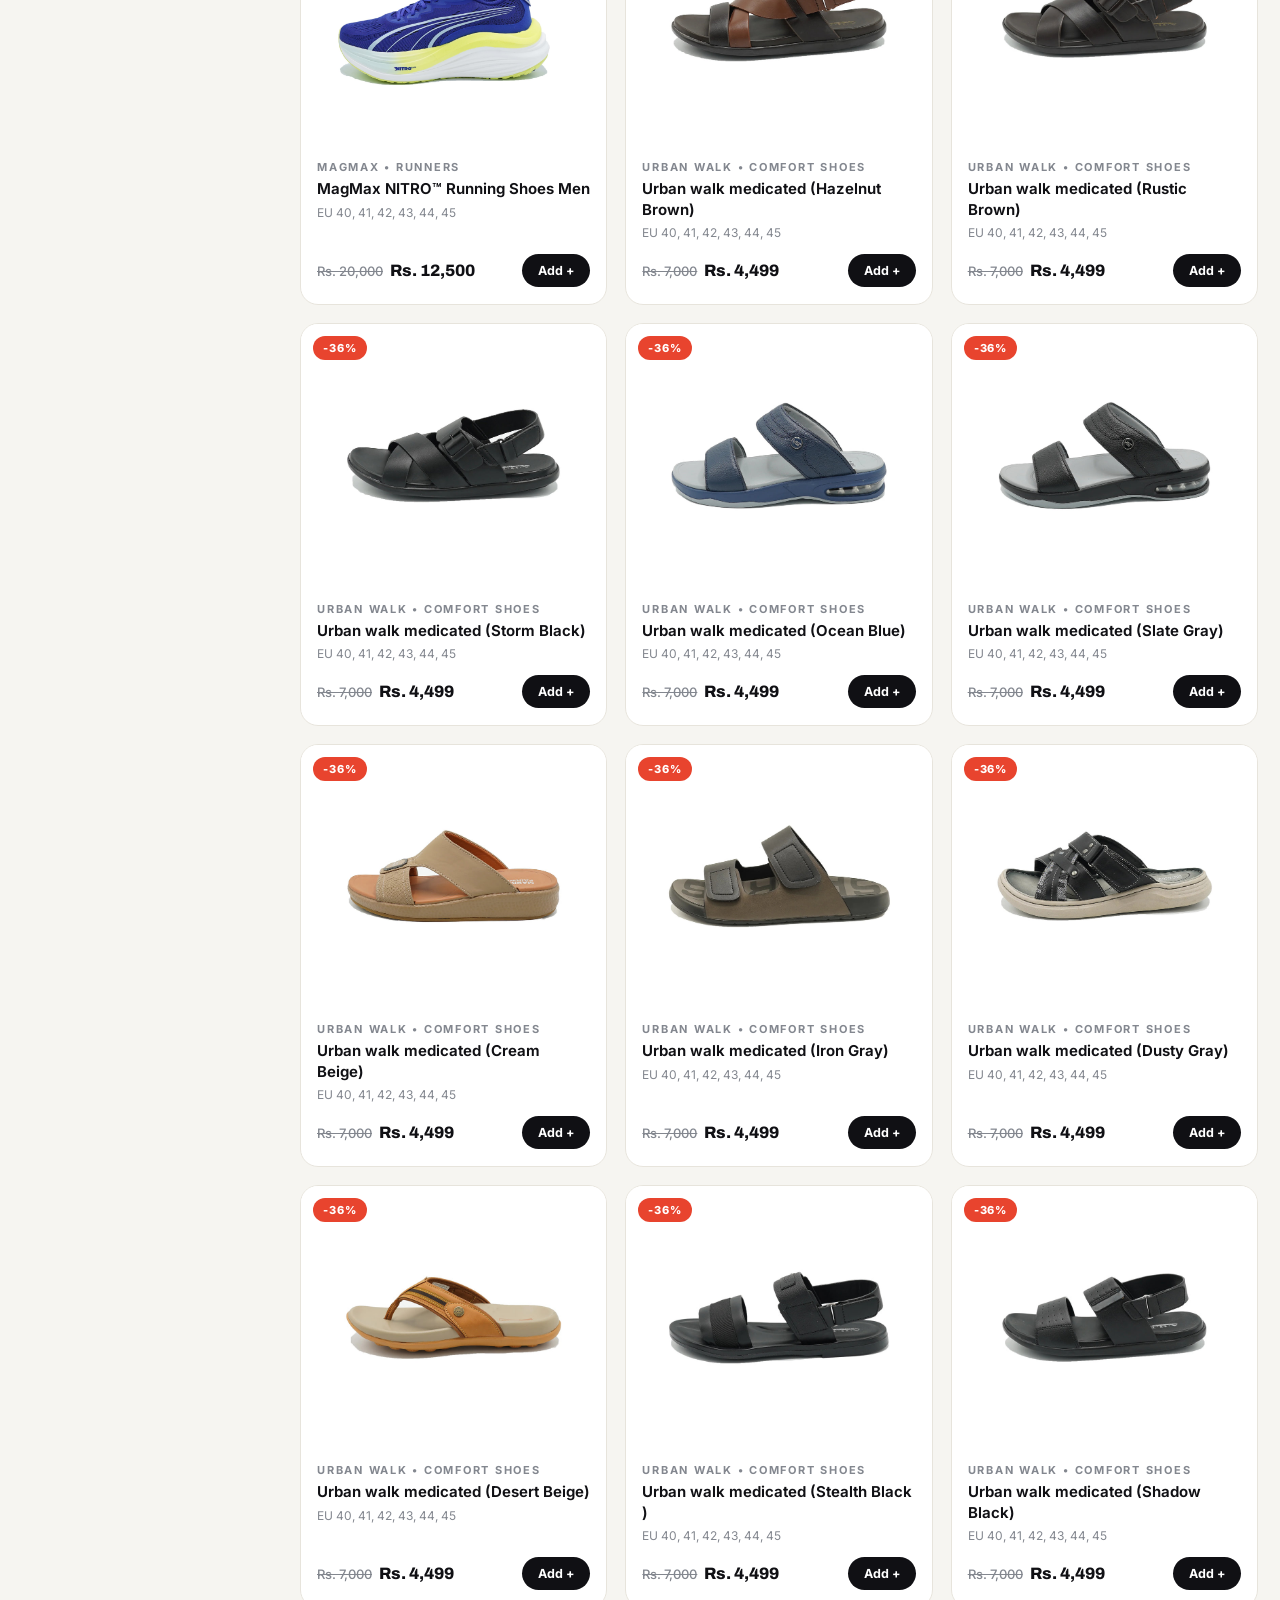
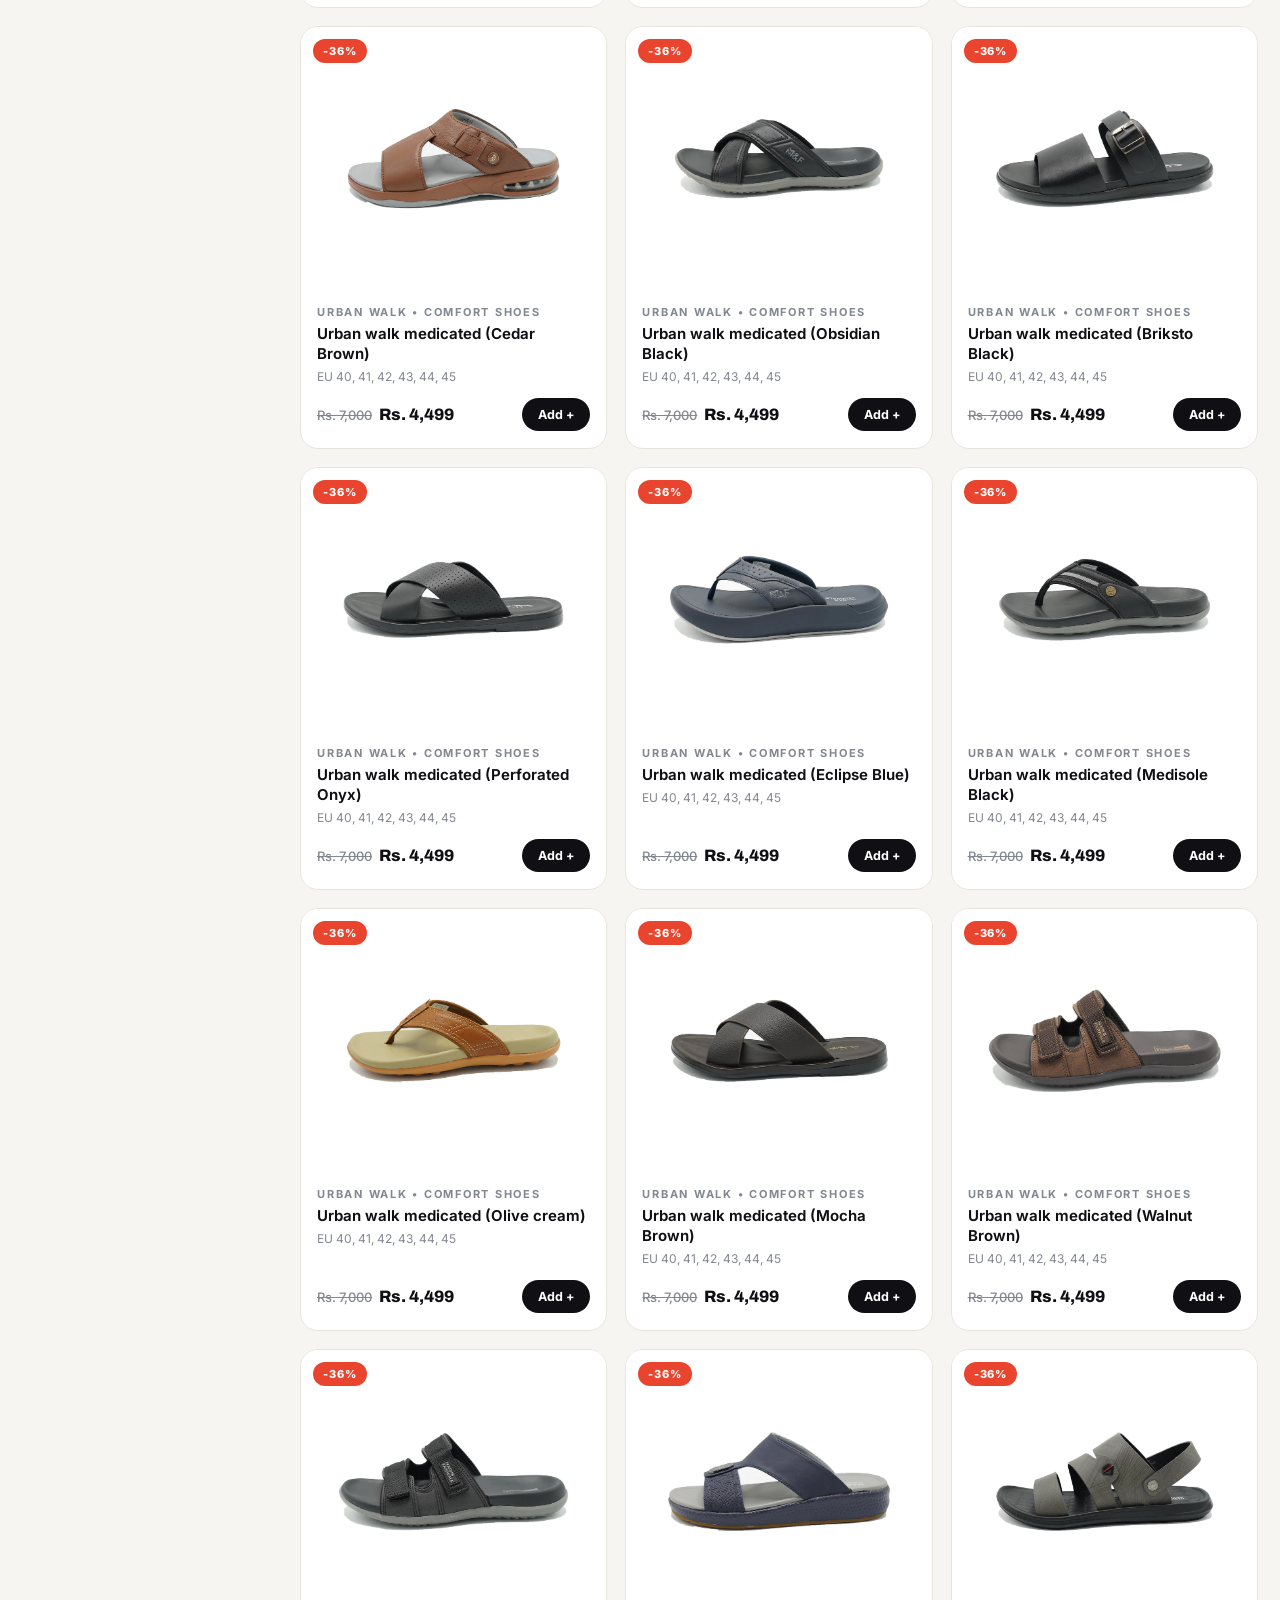
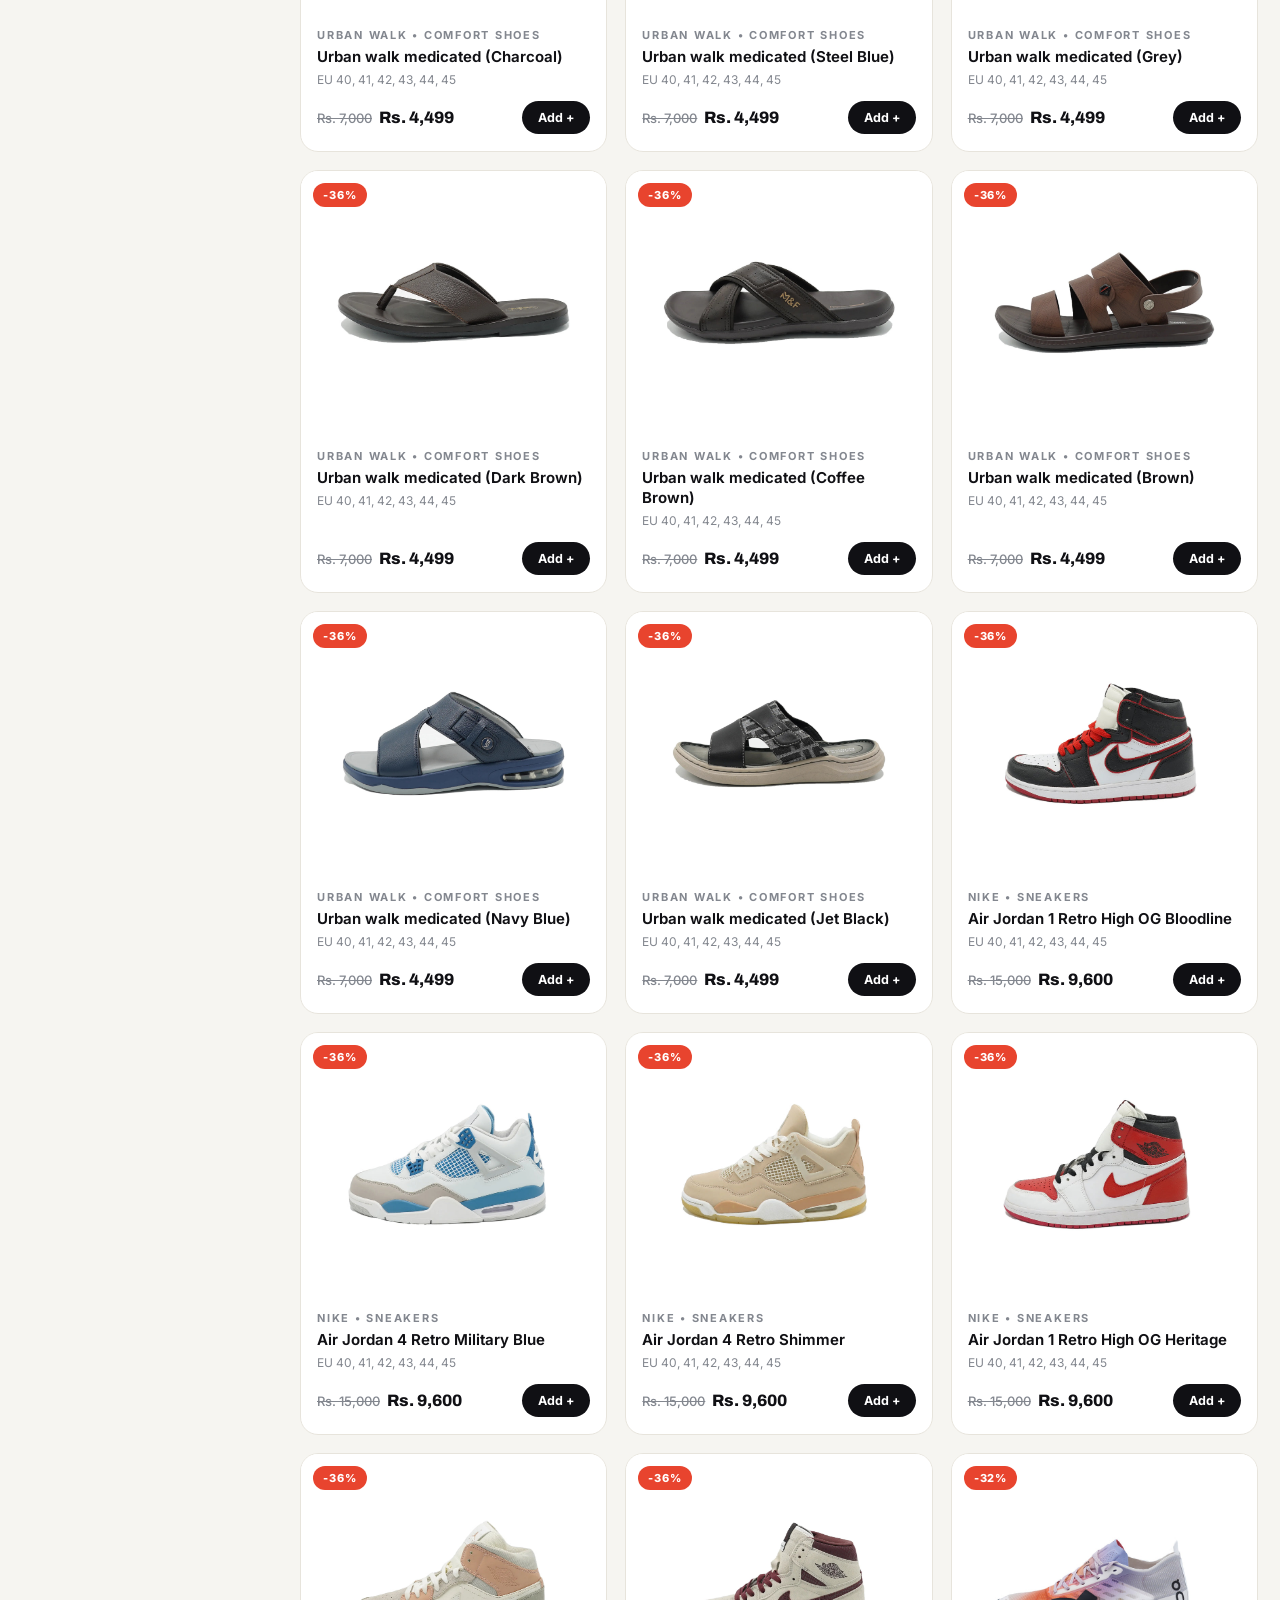
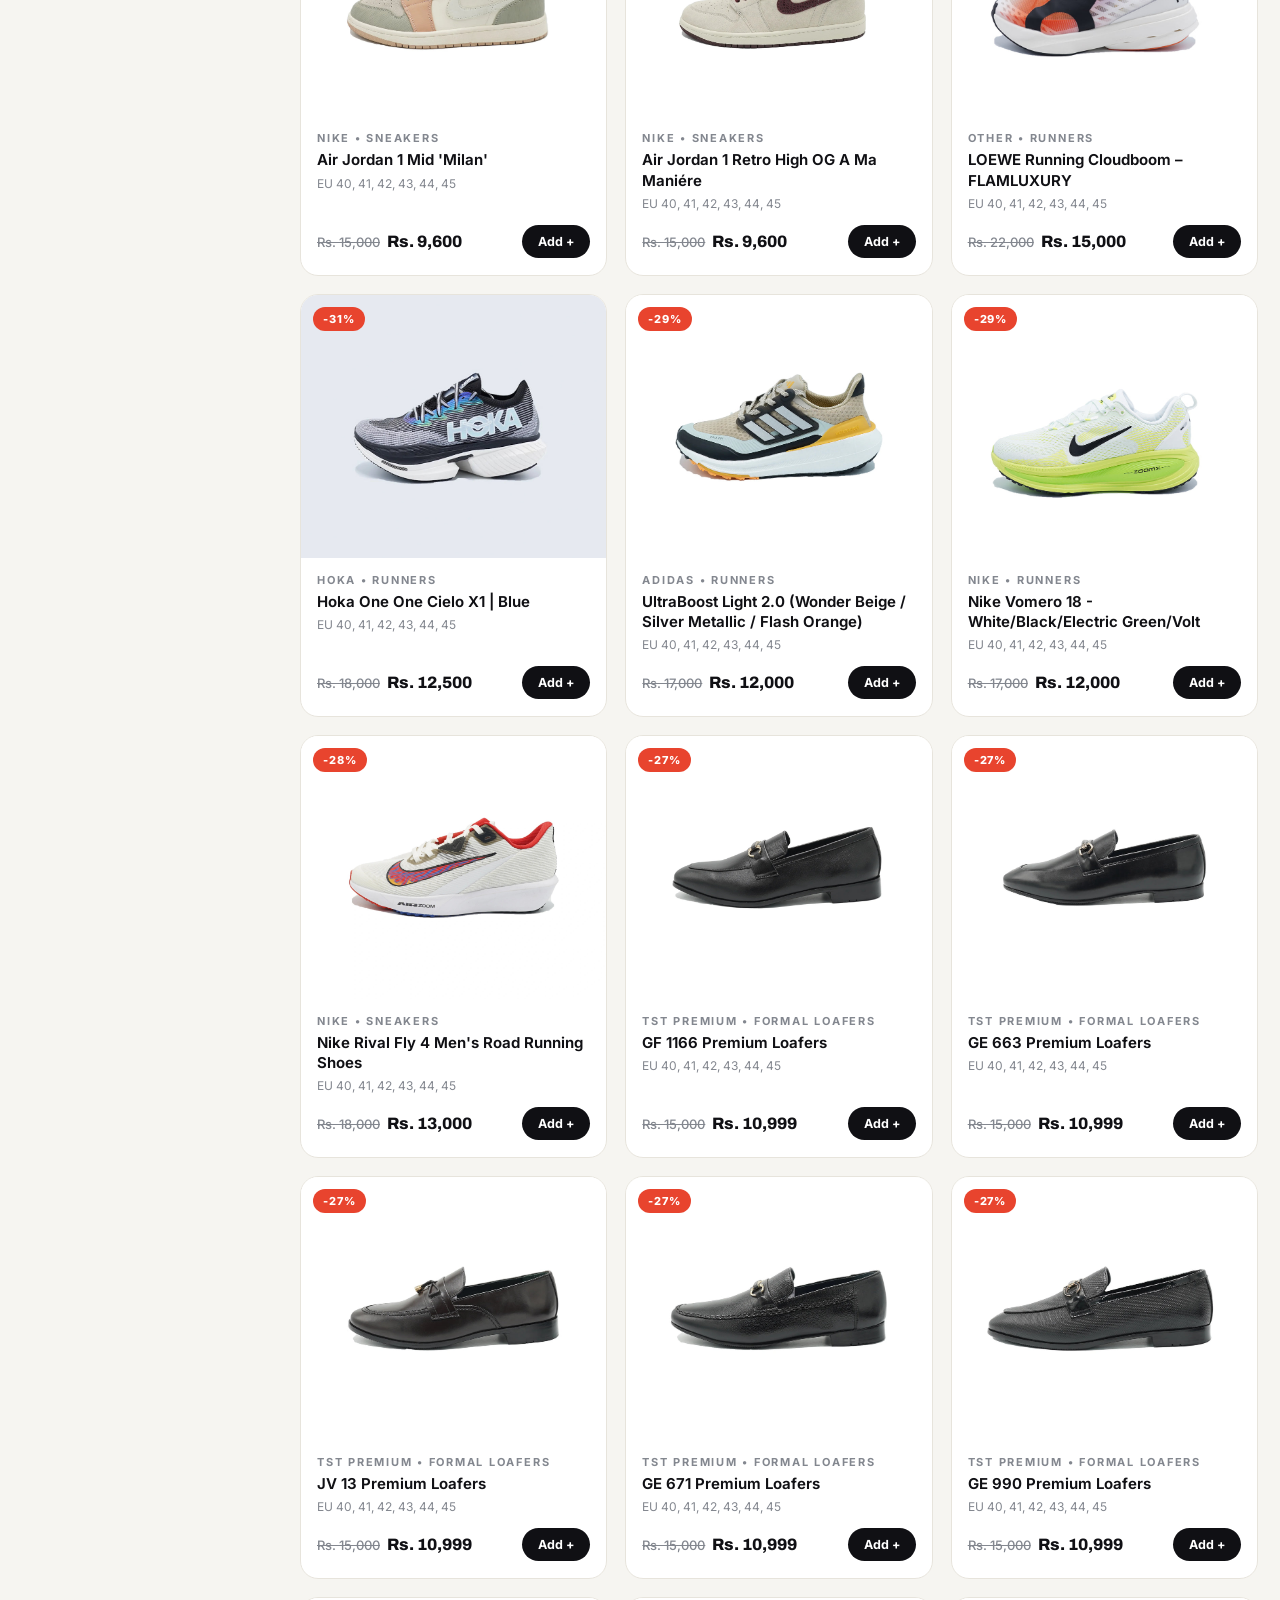
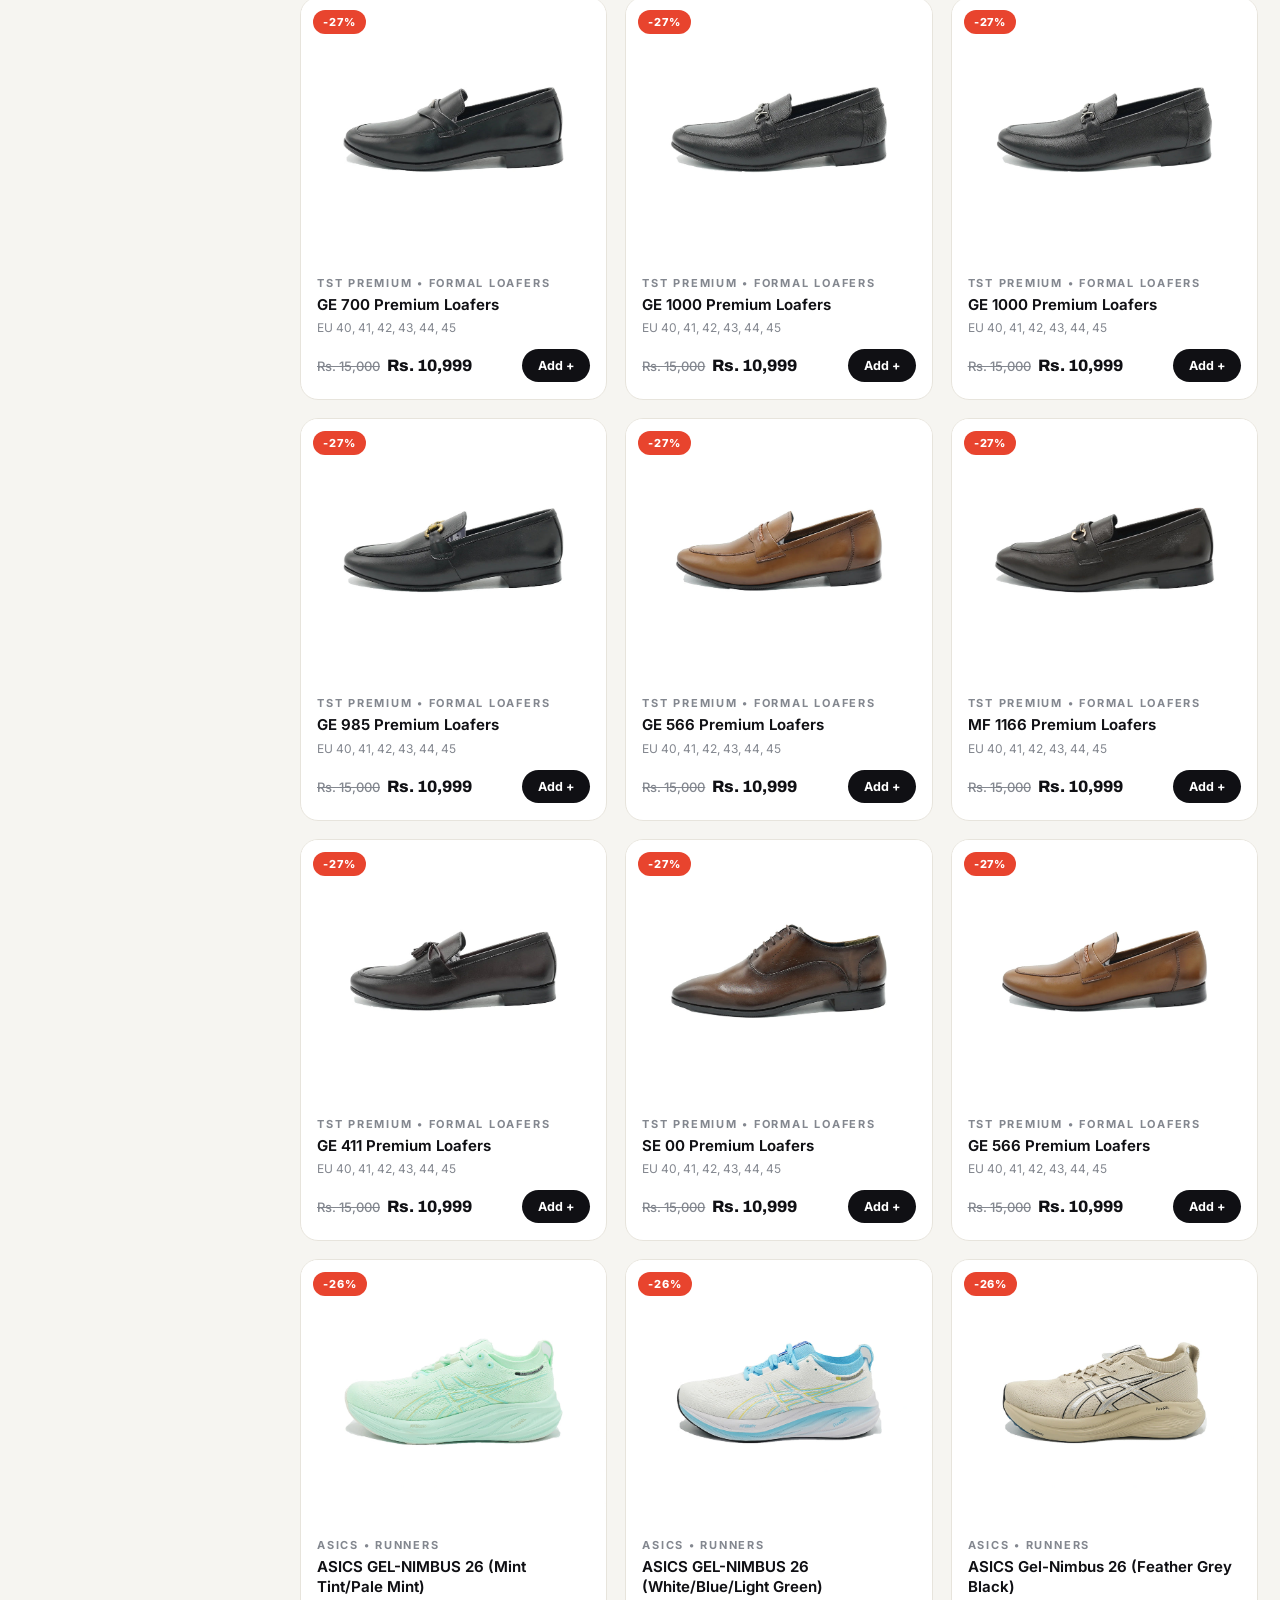
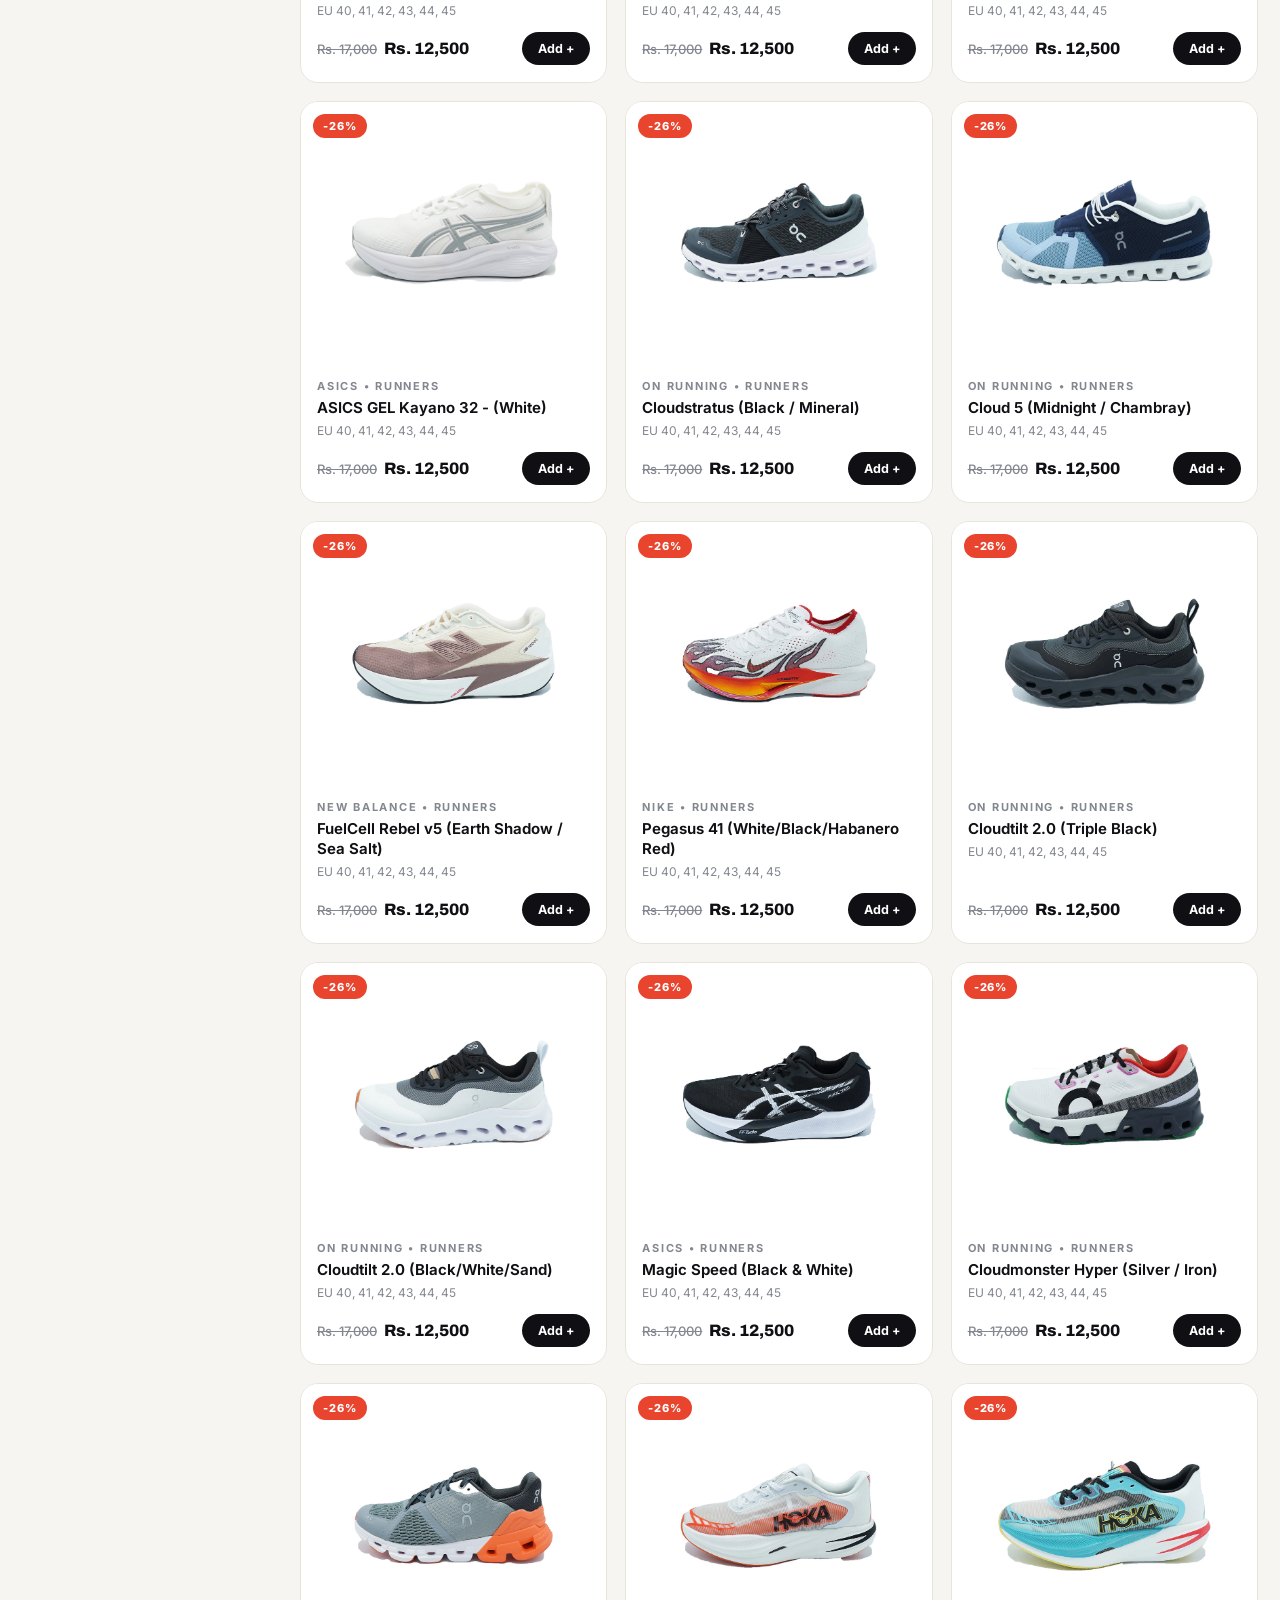
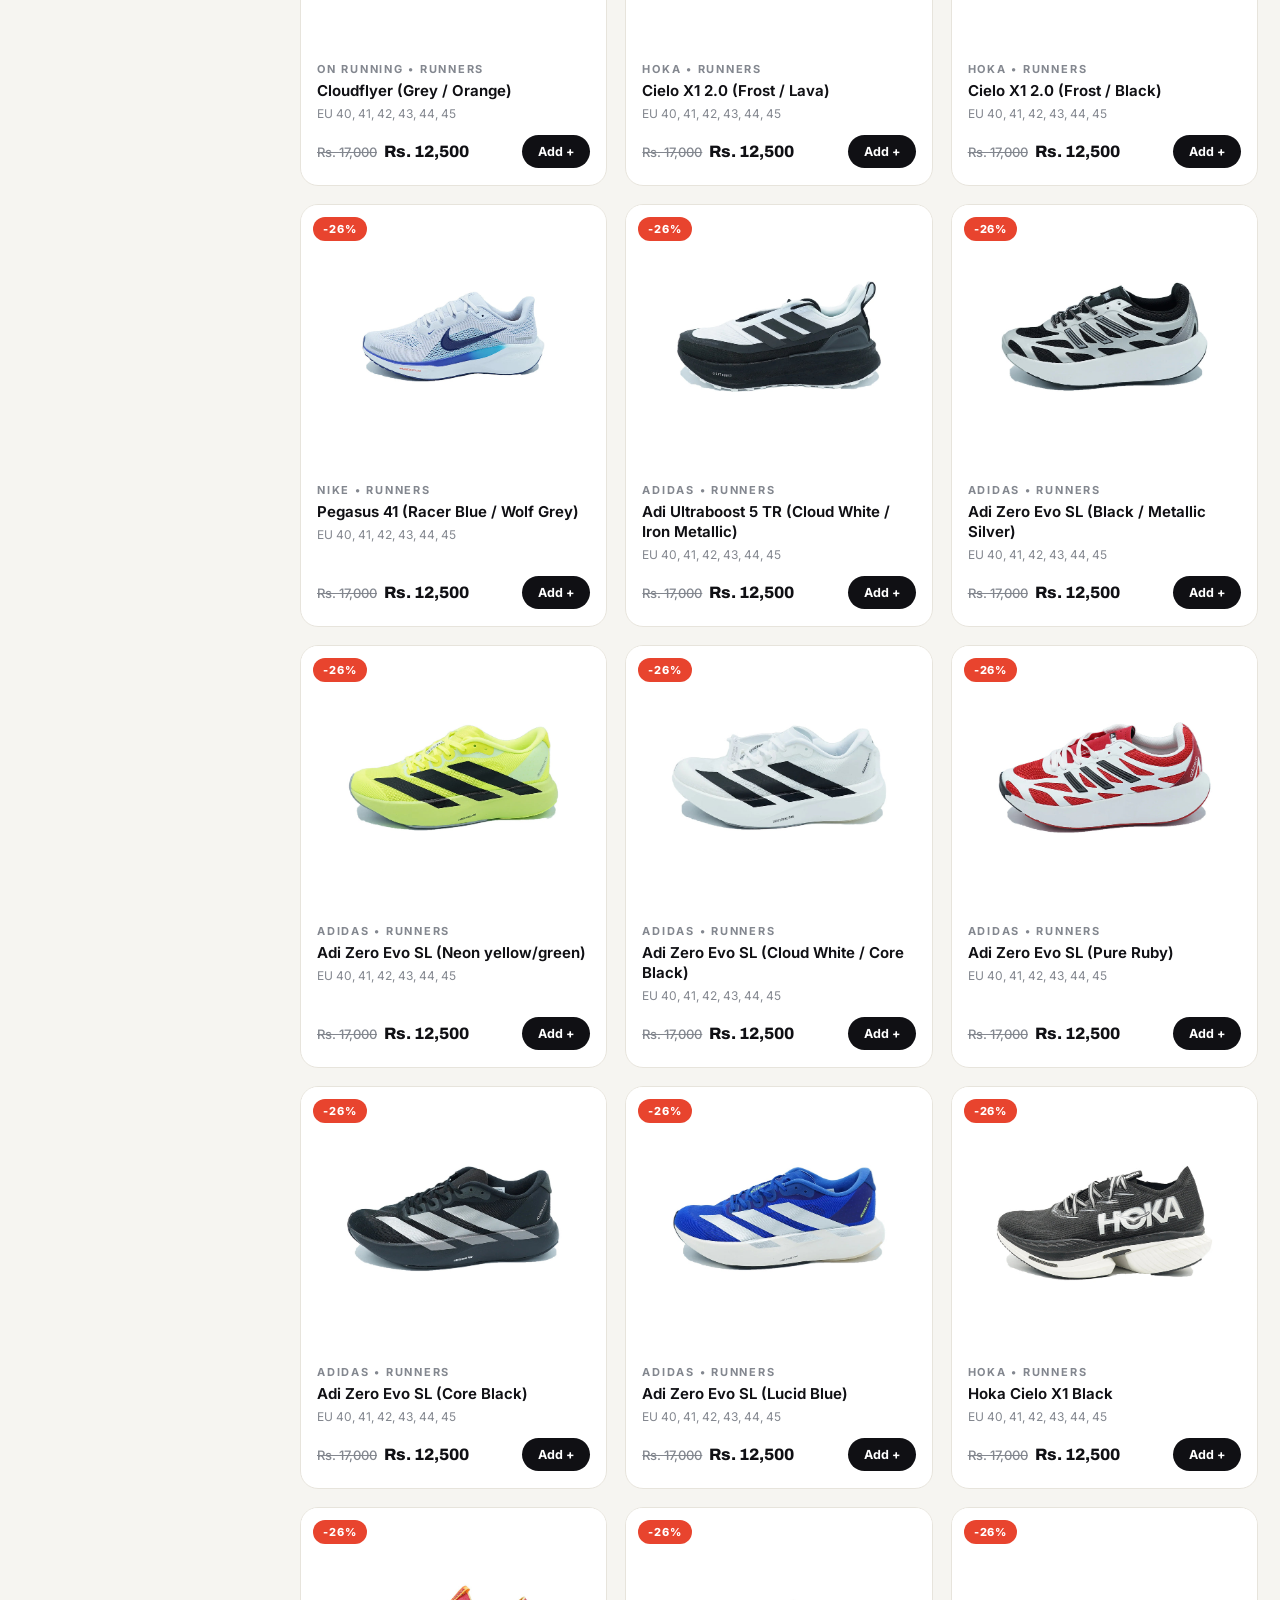
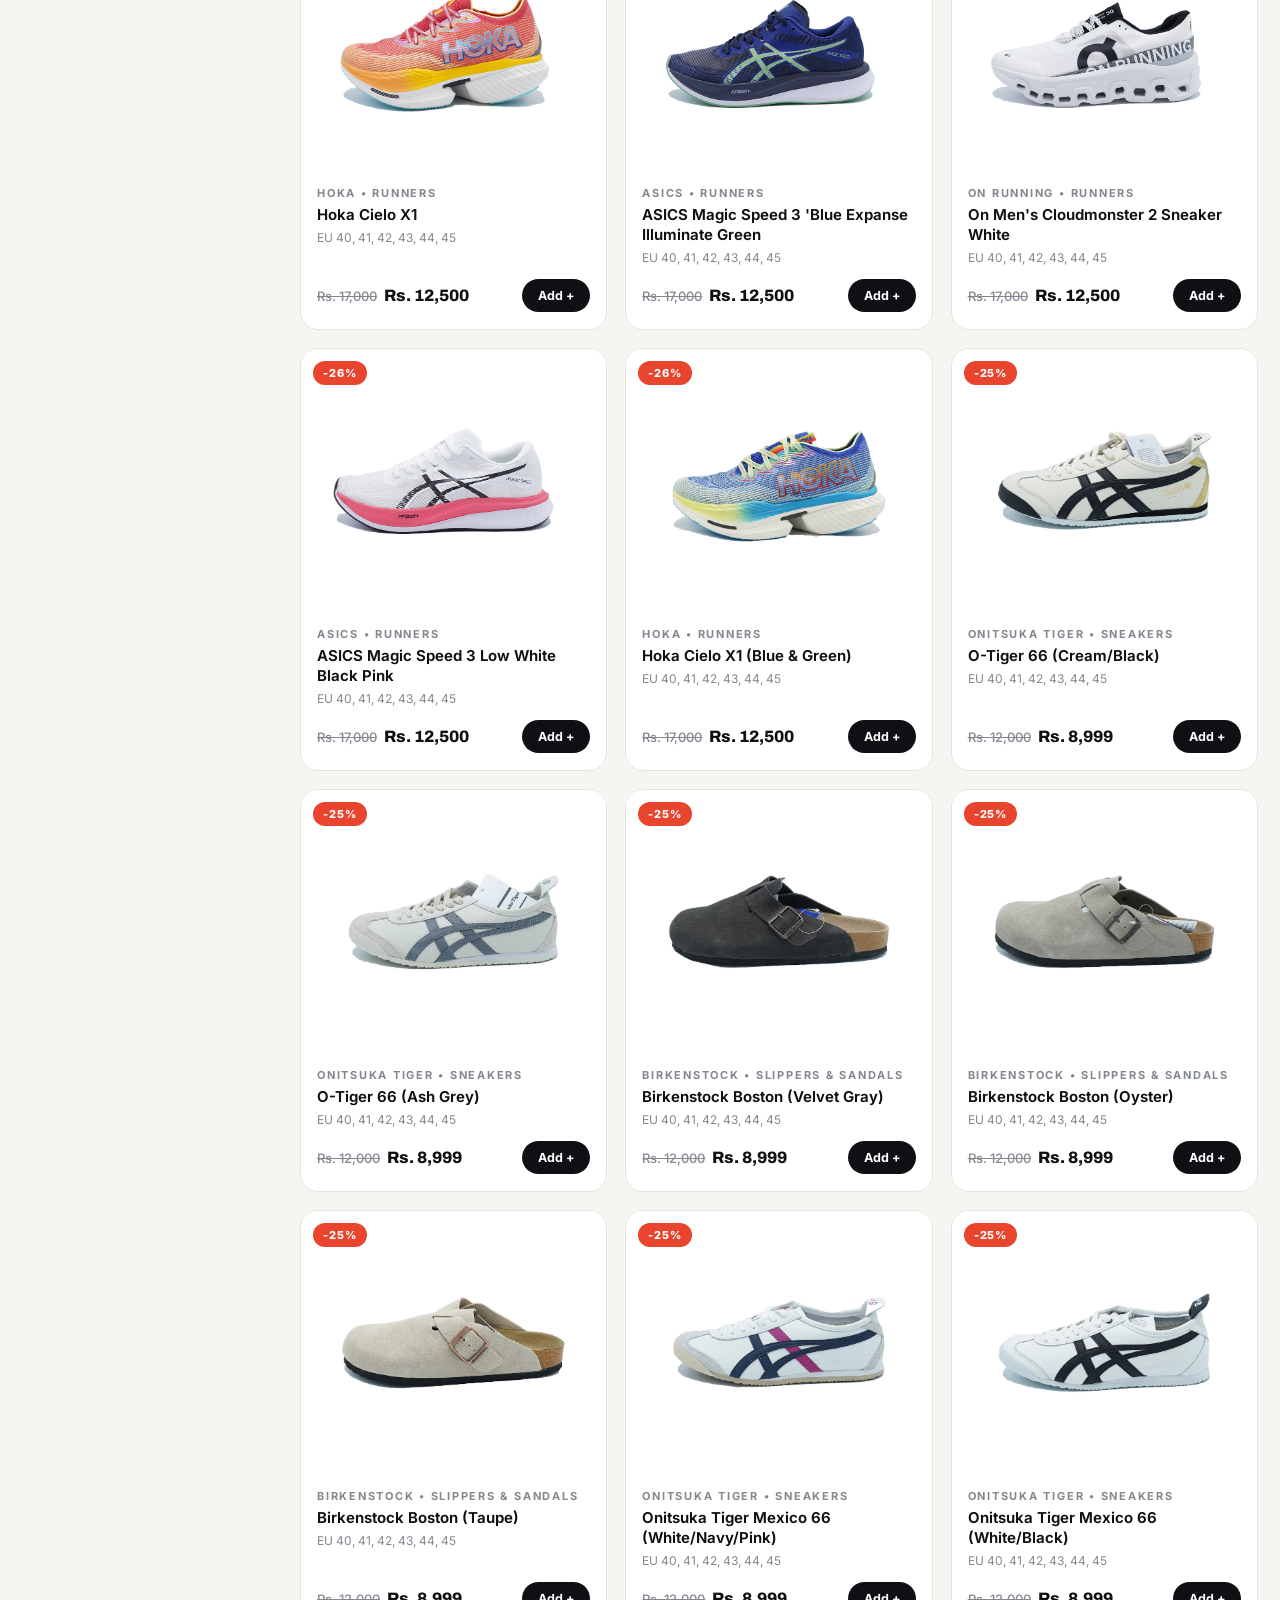
<file: shop.html>
<!DOCTYPE html>
<html lang="en">
<head>
<meta charset="UTF-8">
<meta name="viewport" content="width=device-width, initial-scale=1.0">
<title>Shop — MONARQUE</title>
<link rel="preconnect" href="https://fonts.googleapis.com">
<link href="https://fonts.googleapis.com/css2?family=Archivo:wght@600;800;900&family=Inter:wght@400;500;600;700;800&display=swap" rel="stylesheet">
<link rel="stylesheet" href="assets/style.css">
</head>
<body data-root="">
<div id="siteHeader"></div>

<div class="pagehero"><div class="wrap"><h1 id="shopTitle">All <em>shoes</em></h1><p id="shopSub">Every style in the store, live from Peshawar. Filter by category, brand or size.</p></div></div>

<section style="padding-top:44px">
  <div class="wrap shop">
    <aside class="filters">
      <h4>Category</h4><div id="fCats"></div>
      <h4>Brand</h4><div id="fBrands"></div>
      <h4>Size (EU)</h4><div id="fSizes"></div>
      <h4>Availability</h4>
      <label><input type="checkbox" id="fStock"> In stock only</label>
      <label><input type="checkbox" id="fSale"> On sale only</label>
      <button class="clear" onclick="clearFilters()">Clear all filters</button>
    </aside>
    <div>
      <div class="toolbar">
        <div class="search">⌕<input id="q" type="text" placeholder="Search shoes, brands, models…"></div>
        <select id="sort">
          <option value="feat">Sort: Featured</option>
          <option value="new">Newest first</option>
          <option value="plow">Price: Low to High</option>
          <option value="phigh">Price: High to Low</option>
          <option value="off">Biggest discount</option>
        </select>
      </div>
      <p class="count-note" id="countNote" style="margin-bottom:16px"></p>
      <div class="grid" id="grid" style="grid-template-columns:repeat(3,1fr)"></div>
    </div>
  </div>
</section>

<div id="siteFooter"></div>
<script src="data/products.js"></script>
<script src="assets/store.js"></script>
<script>
const params = new URLSearchParams(location.search);
const state = { cats: new Set(), brands: new Set(), sizes: new Set(), stock: false, sale: params.get('sale') === '1', q: '', sort: 'feat' };
if (params.get('cat')) state.cats.add(params.get('cat'));
if (params.get('brand')) state.brands.add(params.get('brand'));
function buildFilters(){
  const cat = getCatalog();
  const cats = [...new Set(cat.map(p => p.category))].sort();
  const brands = [...new Set(cat.map(p => p.brand))].sort();
  const sizes = [...new Set(cat.flatMap(p => p.sizes))].sort((a, b) => a - b);
  document.getElementById('fCats').innerHTML = cats.map(c => `<label><input type="checkbox" data-f="cats" value="${esc(c)}" ${state.cats.has(c) ? 'checked' : ''}> ${esc(c)} <span style="color:var(--muted)">(${cat.filter(p => p.category === c).length})</span></label>`).join('');
  document.getElementById('fBrands').innerHTML = brands.map(b => `<label><input type="checkbox" data-f="brands" value="${esc(b)}" ${state.brands.has(b) ? 'checked' : ''}> ${esc(b)}</label>`).join('');
  document.getElementById('fSizes').innerHTML = sizes.map(s => `<label style="display:inline-flex;width:48%"><input type="checkbox" data-f="sizes" value="${s}"> EU ${s}</label>`).join('');
  document.querySelectorAll('.filters input[type=checkbox][data-f]').forEach(cb => cb.addEventListener('change', () => {
    const set = state[cb.dataset.f]; cb.checked ? set.add(cb.value) : set.delete(cb.value); apply();
  }));
  document.getElementById('fStock').addEventListener('change', e => { state.stock = e.target.checked; apply(); });
  const saleCb = document.getElementById('fSale'); saleCb.checked = state.sale;
  saleCb.addEventListener('change', e => { state.sale = e.target.checked; apply(); });
}
function apply(){
  let list = getCatalog();
  if (state.cats.size) list = list.filter(p => state.cats.has(p.category));
  if (state.brands.size) list = list.filter(p => state.brands.has(p.brand));
  if (state.sizes.size) list = list.filter(p => p.sizes.some(s => state.sizes.has(String(s))));
  if (state.stock) list = list.filter(p => p.available);
  if (state.sale) list = list.filter(p => offPct(p) > 0);
  if (state.q) { const q = state.q.toLowerCase(); list = list.filter(p => (p.name + ' ' + p.brand + ' ' + p.category).toLowerCase().includes(q)); }
  if (state.sort === 'plow') list.sort((a, b) => a.price - b.price);
  if (state.sort === 'phigh') list.sort((a, b) => b.price - a.price);
  if (state.sort === 'off') list.sort((a, b) => offPct(b) - offPct(a));
  if (state.sort === 'new') list.sort((a, b) => b.id - a.id);
  if (state.sort === 'feat') list.sort((a, b) => (b.available - a.available) || offPct(b) - offPct(a));
  document.getElementById('countNote').textContent = 'Showing ' + list.length + ' of ' + getCatalog().length + ' products';
  document.getElementById('grid').innerHTML = list.length ? list.map(cardHTML).join('') : '<div class="empty"><h3 style="font-size:22px;margin-bottom:8px">No shoes match those filters</h3><p>Try removing a filter or two.</p></div>';
  const t = document.getElementById('shopTitle');
  if (state.cats.size === 1) t.innerHTML = esc([...state.cats][0]).replace(/(\w+)$/, '<em>$1</em>');
  else if (state.sale) t.innerHTML = 'On <em>sale</em>';
}
function clearFilters(){ location.href = 'shop.html'; }
window.onPageReady = function(){
  buildFilters(); apply();
  document.getElementById('q').addEventListener('input', e => { state.q = e.target.value; apply(); });
  document.getElementById('sort').addEventListener('change', e => { state.sort = e.target.value; apply(); });
};
</script>
</body>
</html>
</file>
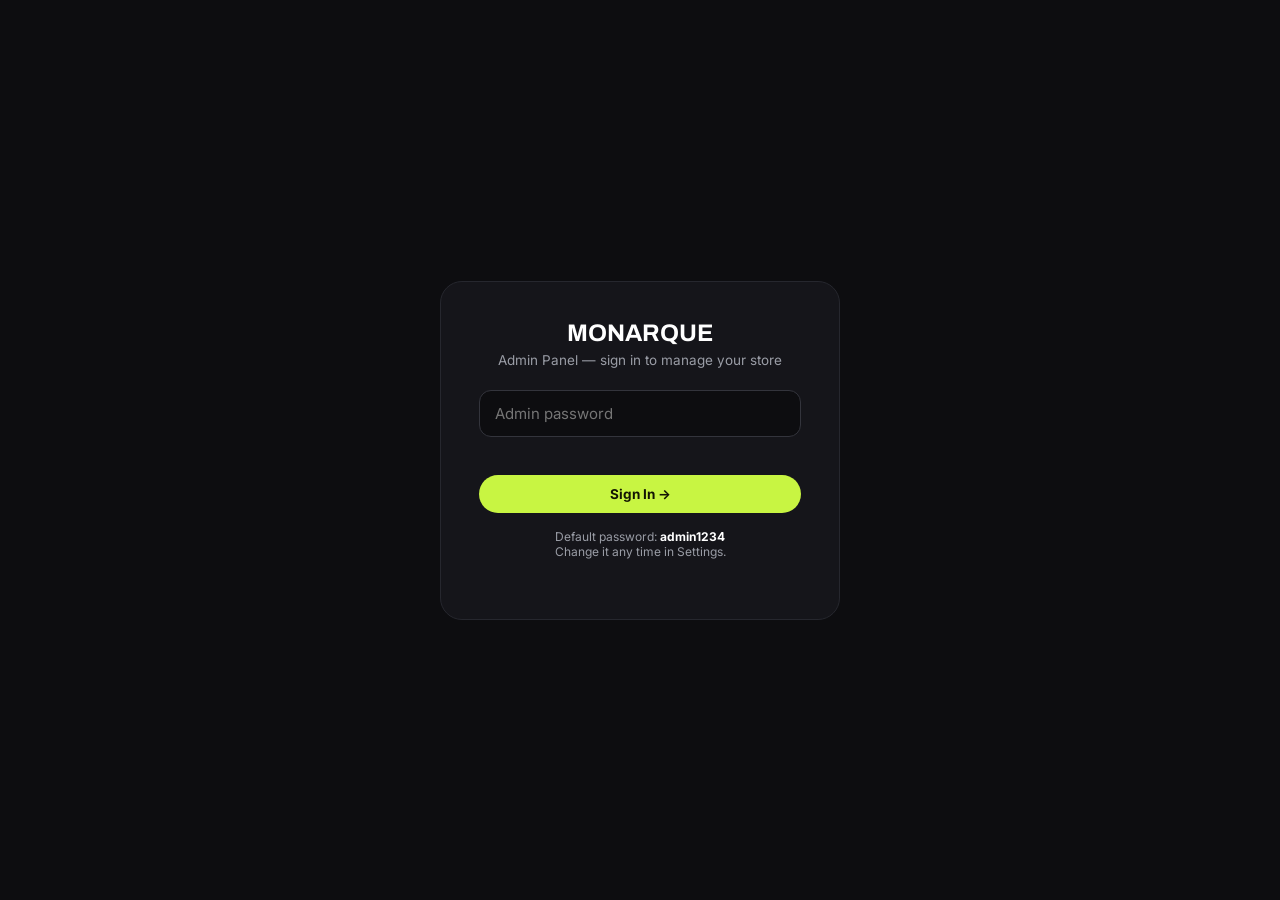
<file: admin/admin.html>
<!DOCTYPE html>
<html lang="en">
<head>
<meta charset="UTF-8">
<meta name="viewport" content="width=device-width, initial-scale=1.0">
<title>Admin Panel — MONARQUE</title>
<link rel="preconnect" href="https://fonts.googleapis.com">
<link href="https://fonts.googleapis.com/css2?family=Archivo:wght@600;800;900&family=Inter:wght@400;500;600;700;800&display=swap" rel="stylesheet">
<style>
:root{--ink:#101014;--ink2:#3c3f46;--muted:#83878f;--paper:#f4f3ef;--card:#fff;--line:#e7e4dc;--accent:#c8f542;--dark:#0d0d10;--sale:#e8442e;--ok:#1d9e62;--amber:#d9930d;--r:16px}
*{margin:0;padding:0;box-sizing:border-box}
body{font-family:'Inter',system-ui,sans-serif;background:var(--paper);color:var(--ink)}
button{font-family:inherit;cursor:pointer}
input,select,textarea{font-family:inherit}
h1,h2,h3,.disp{font-family:'Archivo',sans-serif}
/* login */
#login{position:fixed;inset:0;background:var(--dark);display:grid;place-items:center;z-index:50;padding:18px}
#login .box{background:#15151a;border:1px solid #26272e;border-radius:22px;padding:38px;width:min(400px,100%);color:#fff;text-align:center}
#login h1{font-size:24px;text-transform:uppercase;margin-bottom:6px}
#login p{color:#9a9da6;font-size:13.5px;margin-bottom:22px}
#login input{width:100%;background:#0d0d10;border:1px solid #33343c;border-radius:12px;padding:13px 15px;color:#fff;font-size:15px;outline:none;margin-bottom:12px}
#login .err{color:#ff8a7a;font-size:13px;min-height:18px;margin-bottom:8px}
/* shell */
#shell{display:none;grid-template-columns:248px 1fr;min-height:100dvh}
aside{background:var(--dark);color:#c9ccd3;padding:24px 16px;position:sticky;top:0;height:100dvh;display:flex;flex-direction:column}
aside .brand{color:#fff;font-family:'Archivo';font-weight:900;text-transform:uppercase;font-size:17px;padding:0 10px 20px;border-bottom:1px solid #26272e}
aside .brand span{color:var(--accent)}
aside nav{margin-top:18px;display:flex;flex-direction:column;gap:4px}
aside nav button{background:none;border:none;color:#c9ccd3;text-align:left;padding:11px 12px;border-radius:11px;font-size:14px;font-weight:600;display:flex;gap:10px;align-items:center}
aside nav button:hover{background:#1a1a20;color:#fff}
aside nav button.sel{background:var(--accent);color:#131503}
aside .foot{margin-top:auto;font-size:12px;color:#83868e;padding:0 10px}
aside .foot a{color:var(--accent)}
main{padding:28px;min-width:0}
.topbar{display:flex;align-items:center;gap:16px;margin-bottom:24px;flex-wrap:wrap}
.topbar h2{font-size:27px;font-weight:900;text-transform:uppercase}
.topbar .sp{flex:1}
.btn{border:none;border-radius:99px;padding:11px 20px;font-weight:700;font-size:13.5px;background:var(--ink);color:#fff}
.btn.acc{background:var(--accent);color:#131503}
.btn.ghost{background:#fff;border:1px solid var(--line);color:var(--ink)}
.btn.sm{padding:7px 13px;font-size:12px}
.btn.danger{background:#fdeceb;color:var(--sale)}
.stats{display:grid;grid-template-columns:repeat(4,1fr);gap:16px;margin-bottom:24px}
.stat{background:var(--card);border:1px solid var(--line);border-radius:var(--r);padding:20px}
.stat span{font-size:11.5px;letter-spacing:.12em;text-transform:uppercase;color:var(--muted);font-weight:700}
.stat b{font-family:'Archivo';font-size:29px;display:block;margin-top:7px}
.stat small{font-size:12px;color:var(--muted)}
.panel{background:var(--card);border:1px solid var(--line);border-radius:var(--r);padding:22px;margin-bottom:22px}
.panel h3{font-size:16px;font-weight:800;text-transform:uppercase;margin-bottom:16px}
table{width:100%;border-collapse:collapse;font-size:13.5px}
th{text-align:left;font-size:11px;letter-spacing:.1em;text-transform:uppercase;color:var(--muted);padding:9px 10px;border-bottom:1px solid var(--line)}
td{padding:10px;border-bottom:1px solid #f0eee7;vertical-align:middle}
tr:hover td{background:#fbfaf6}
td img{width:58px;height:50px;object-fit:cover;border-radius:9px}
.pill{display:inline-block;padding:4px 11px;border-radius:99px;font-size:11px;font-weight:800;letter-spacing:.04em}
.pill.g{background:#e7f7ee;color:var(--ok)}.pill.r{background:#fdeceb;color:var(--sale)}.pill.a{background:#fdf3e0;color:var(--amber)}.pill.b{background:#eef0ff;color:#4353c9}.pill.n{background:#f0eee7;color:var(--ink2)}
.searchbar{display:flex;gap:10px;margin-bottom:16px;flex-wrap:wrap}
.searchbar input,.searchbar select{border:1px solid var(--line);border-radius:99px;padding:10px 16px;font-size:13.5px;background:#fbfaf7;outline:none}
.searchbar input{flex:1;min-width:200px}
.fgrid{display:grid;grid-template-columns:1fr 1fr;gap:13px}
.fgrid .full{grid-column:1/-1}
.field label{font-size:11.5px;font-weight:700;letter-spacing:.08em;text-transform:uppercase;color:var(--ink2);display:block;margin-bottom:6px}
.field input,.field textarea,.field select{width:100%;border:1px solid var(--line);border-radius:11px;padding:11px 13px;font-size:14px;background:#fbfaf7;outline:none}
.field input:focus,.field textarea:focus{border-color:var(--ink);background:#fff}
.screen{display:none}.screen.on{display:block}
.modalwrap{position:fixed;inset:0;background:rgba(10,10,14,.55);z-index:40;display:none;place-items:center;padding:16px}
.modalwrap.on{display:grid}
.modalwrap .mbox{background:#fff;border-radius:20px;width:min(680px,100%);max-height:92dvh;overflow-y:auto;padding:26px}
.toast{position:fixed;bottom:22px;left:50%;transform:translateX(-50%) translateY(80px);background:var(--dark);color:#fff;padding:13px 22px;border-radius:99px;font-size:13.5px;font-weight:600;transition:.35s;z-index:60}
.toast.on{transform:translateX(-50%)}
.uprev{width:100%;height:180px;object-fit:cover;border-radius:12px;border:1px solid var(--line);background:#efeee9}
@media(max-width:980px){#shell{grid-template-columns:1fr}aside{position:static;height:auto}.stats{grid-template-columns:repeat(2,1fr)}.fgrid{grid-template-columns:1fr}}
</style>
</head>
<body>

<div id="login">
  <div class="box">
    <h1>MONARQUE</h1>
    <p>Admin Panel — sign in to manage your store</p>
    <input type="password" id="pw" placeholder="Admin password" onkeydown="if(event.key==='Enter')doLogin()">
    <div class="err" id="pwErr"></div>
    <button class="btn acc" style="width:100%" onclick="doLogin()">Sign In →</button>
    <p style="margin-top:16px;font-size:12px">Default password: <b style="color:#fff">admin1234</b><br>Change it any time in Settings.</p>
  </div>
</div>

<div id="shell">
  <aside>
    <div class="brand">Sneaker Toe <span>Admin</span></div>
    <nav>
      <button data-scr="dash" class="sel" onclick="go('dash')">📊 Dashboard</button>
      <button data-scr="products" onclick="go('products')">👟 Products</button>
      <button data-scr="banners" onclick="go('banners')">🖼 Banners & Content</button>
      <button data-scr="orders" onclick="go('orders')">🧾 Orders</button>
      <button data-scr="settings" onclick="go('settings')">⚙️ Settings & Data</button>
    </nav>
    <div class="foot"><a href="../index.html" target="_blank">↗ View live store</a><br><br><button class="btn ghost sm" onclick="logout()">Sign out</button></div>
  </aside>
  <main>
    <!-- DASHBOARD -->
    <section class="screen on" id="scr-dash">
      <div class="topbar"><h2>Dashboard</h2><div class="sp"></div><a class="btn ghost" href="../index.html" target="_blank">View Store ↗</a></div>
      <div class="stats">
        <div class="stat"><span>Total products</span><b id="dProducts">–</b><small>in the catalogue</small></div>
        <div class="stat"><span>In stock</span><b id="dStock">–</b><small id="dOut">–</small></div>
        <div class="stat"><span>Orders</span><b id="dOrders">–</b><small>placed on this device</small></div>
        <div class="stat"><span>Revenue</span><b id="dRevenue">–</b><small>from web orders</small></div>
      </div>
      <div class="panel"><h3>Sold out — restock soon</h3><div id="dSoldOut"></div></div>
      <div class="panel"><h3>Latest orders</h3><div id="dLatest"></div></div>
    </section>
    <!-- PRODUCTS -->
    <section class="screen" id="scr-products">
      <div class="topbar"><h2>Products</h2><div class="sp"></div><button class="btn acc" onclick="editProduct(null)">+ Add Product</button></div>
      <div class="panel">
        <div class="searchbar"><input id="pSearch" placeholder="Search products…" oninput="renderProducts()"><select id="pCat" onchange="renderProducts()"></select><select id="pStockF" onchange="renderProducts()"><option value="">All stock</option><option value="1">In stock</option><option value="0">Sold out</option></select></div>
        <div style="overflow-x:auto"><table><thead><tr><th>Photo</th><th>Product</th><th>Category</th><th>Price</th><th>Was</th><th>Stock</th><th></th></tr></thead><tbody id="pRows"></tbody></table></div>
      </div>
    </section>
    <!-- BANNERS -->
    <section class="screen" id="scr-banners">
      <div class="topbar"><h2>Banners & Content</h2><div class="sp"></div><button class="btn acc" onclick="saveSettings()">Save Changes</button></div>
      <div class="panel"><h3>Home hero banner</h3>
        <div class="fgrid">
          <div class="field full"><label>Banner image — upload a new one, or leave to keep current</label><input type="file" id="sHeroFile" accept="image/*" onchange="previewUpload(this,'heroPrev','sHeroImg')"><input type="hidden" id="sHeroImg"></div>
          <div class="field full"><img class="uprev" id="heroPrev" alt="Hero preview"></div>
          <div class="field"><label>Top small line (kicker)</label><input id="sHeroKicker"></div>
          <div class="field"><label>Yellow tag title</label><input id="sHeroTagTitle"></div>
          <div class="field full"><label>Big headline (use &lt;em&gt;…&lt;/em&gt; for the green word)</label><input id="sHeroTitle"></div>
          <div class="field full"><label>Headline text</label><textarea id="sHeroText" rows="2"></textarea></div>
          <div class="field"><label>Yellow tag small line</label><input id="sHeroTagSub"></div>
        </div>
      </div>
      <div class="panel"><h3>Top announcement bar + help strip</h3>
        <div class="fgrid">
          <div class="field full"><label>Announcement bar text</label><input id="sAnnouncement"></div>
          <div class="field full"><label>Help strip headline</label><input id="sStripTitle"></div>
          <div class="field full"><label>Help strip text</label><textarea id="sStripText" rows="2"></textarea></div>
        </div>
      </div>
    </section>
    <!-- ORDERS -->
    <section class="screen" id="scr-orders">
      <div class="topbar"><h2>Orders</h2><div class="sp"></div><span style="font-size:13px;color:var(--muted)">Orders placed through the website checkout appear here.</span></div>
      <div class="panel"><div style="overflow-x:auto"><table><thead><tr><th>Order</th><th>Date</th><th>Customer</th><th>Items</th><th>Payment</th><th>Total</th><th>Status</th></tr></thead><tbody id="oRows"></tbody></table></div><div id="oEmpty"></div></div>
    </section>
    <!-- SETTINGS -->
    <section class="screen" id="scr-settings">
      <div class="topbar"><h2>Settings & Data</h2><div class="sp"></div><button class="btn acc" onclick="saveSettings()">Save Changes</button></div>
      <div class="panel"><h3>Store settings</h3>
        <div class="fgrid">
          <div class="field"><label>Store name</label><input id="sStoreName"></div>
          <div class="field"><label>Delivery fee (Rs.)</label><input id="sShipFlat" type="number"></div>
          <div class="field"><label>Free delivery over (Rs.)</label><input id="sFreeShip" type="number"></div>
          <div class="field"><label>New admin password (optional)</label><input id="sNewPw" type="password" placeholder="Leave blank to keep"></div>
        </div>
      </div>
      <div class="panel"><h3>Your data</h3>
        <p style="font-size:13.5px;color:var(--ink2);line-height:1.7;margin-bottom:16px">Everything you change here (products, prices, banners) is saved in this browser. Export a backup file before switching computers or browsers, and import it there to carry your changes over.</p>
        <button class="btn ghost" onclick="exportData()">⬇ Export backup (JSON)</button>
        <label class="btn ghost" style="display:inline-block;margin-left:8px">⬆ Import backup<input type="file" accept=".json" style="display:none" onchange="importData(this)"></label>
        <button class="btn danger" style="margin-left:8px" onclick="resetAll()">Reset all changes</button>
      </div>
    </section>
  </main>
</div>

<!-- product editor -->
<div class="modalwrap" id="editor">
  <div class="mbox">
    <div style="display:flex;justify-content:space-between;align-items:center;margin-bottom:18px"><h3 id="eTitle" style="font-size:19px;text-transform:uppercase">Edit product</h3><button class="btn ghost sm" onclick="closeEditor()">✕ Close</button></div>
    <input type="hidden" id="eId">
    <div class="fgrid">
      <div class="field full"><label>Product image — upload new, or paste an image link</label><input type="file" id="eFile" accept="image/*" onchange="previewUpload(this,'ePrev','eImg')"><input id="eImg" placeholder="images/products/… or https://…" style="margin-top:8px" oninput="document.getElementById('ePrev').src=this.value"></div>
      <div class="field full"><img class="uprev" id="ePrev" alt="Product preview"></div>
      <div class="field full"><label>Product name</label><input id="eName"></div>
      <div class="field"><label>Brand</label><input id="eBrand"></div>
      <div class="field"><label>Category</label><select id="eCat"></select></div>
      <div class="field"><label>Price (Rs.)</label><input id="ePrice" type="number"></div>
      <div class="field"><label>Old price / was (Rs., optional)</label><input id="eCompare" type="number"></div>
      <div class="field full"><label>Sizes (comma separated)</label><input id="eSizes" placeholder="40, 41, 42, 43, 44, 45"></div>
      <div class="field"><label>In stock?</label><select id="eAvail"><option value="1">Yes — in stock</option><option value="0">No — sold out</option></select></div>
    </div>
    <div style="display:flex;gap:10px;margin-top:20px"><button class="btn acc" style="flex:1" onclick="saveProduct()">Save Product</button><button class="btn danger" id="eDelete" onclick="deleteProduct()">Delete</button></div>
  </div>
</div>

<div class="toast" id="toast">Saved ✓</div>

<script src="../data/products.js"></script>
<script>
const $ = id => document.getElementById(id);
const rs = n => 'Rs. ' + Number(n || 0).toLocaleString('en-PK');
const srcFor = u => /^(data:|https?:)/.test(u) ? u : '../' + u;
const esc = s => String(s == null ? '' : s).replace(/[&<>"]/g, c => ({'&':'&amp;','<':'&lt;','>':'&gt;','"':'&quot;'}[c]));
const DEFAULTS = { storeName:'MONARQUE', announcement:'Free delivery across Pakistan on orders over Rs. 5,000 — premium shoes for the luxury lifestyle', heroKicker:'Premium shoes for the luxury lifestyle', heroTitle:'Step into <em>luxury</em>.', heroText:"Pakistan's home for 100% authentic sneakers, runners and football boots — Nike, Adidas, ASICS, On Running and more, delivered to your door.", heroImg:'assets/hero-banner.jpg', heroTagTitle:'172+ styles in stock', heroTagSub:'New drops every week', stripTitle:'Not sure of your <em>size?</em>', stripText:'Message us on WhatsApp with your foot length and we will match the perfect fit from EU 40 to 45. Easy 7-day exchange on unused pairs.', shipFlat:350, freeShipOver:5000 };
function loadO(){ try { return JSON.parse(localStorage.getItem('tst_override')) || {}; } catch(e){ return {}; } }
function saveO(o){ localStorage.setItem('tst_override', JSON.stringify(o)); }
function settings(){ const o = loadO(); return Object.assign({}, DEFAULTS, o.settings || {}); }
function catalog(){
  const o = loadO(); let list = PRODUCTS.slice();
  if (o.products){ const byId = {}; o.products.forEach(p => byId[p.id] = p);
    list = list.map(p => byId[p.id] ? Object.assign({}, p, byId[p.id]) : p);
    const ids = new Set(list.map(p => p.id)); o.products.filter(p => !ids.has(p.id)).forEach(p => list.push(p)); }
  if (Array.isArray(o.deletedIds)) list = list.filter(p => !o.deletedIds.includes(p.id));
  return list;
}
function toast(msg){ const t = $('toast'); t.textContent = msg || 'Saved ✓'; t.classList.add('on'); setTimeout(() => t.classList.remove('on'), 2200); }
/* auth */
function pw(){ return localStorage.getItem('tst_admin_pw') || 'admin1234'; }
function doLogin(){ if ($('pw').value === pw()){ sessionStorage.setItem('tst_admin', '1'); showShell(); } else $('pwErr').textContent = 'Wrong password — try again.'; }
function logout(){ sessionStorage.removeItem('tst_admin'); location.reload(); }
function showShell(){ $('login').style.display = 'none'; $('shell').style.display = 'grid'; fillSettings(); renderDash(); renderProducts(); renderOrders(); }
if (sessionStorage.getItem('tst_admin') === '1') showShell();
/* nav */
function go(scr){ document.querySelectorAll('.screen').forEach(s => s.classList.remove('on')); $('scr-' + scr).classList.add('on'); document.querySelectorAll('aside nav button').forEach(b => b.classList.toggle('sel', b.dataset.scr === scr)); if (scr === 'dash') renderDash(); if (scr === 'orders') renderOrders(); }
/* dashboard */
function orders(){ try { return JSON.parse(localStorage.getItem('tst_orders')) || []; } catch(e){ return []; } }
function renderDash(){
  const cat = catalog(); const os = orders();
  $('dProducts').textContent = cat.length;
  const inStock = cat.filter(p => p.available).length;
  $('dStock').textContent = inStock; $('dOut').textContent = (cat.length - inStock) + ' sold out';
  $('dOrders').textContent = os.length;
  $('dRevenue').textContent = rs(os.filter(o => o.status !== 'Cancelled').reduce((a, o) => a + o.total, 0));
  const sold = cat.filter(p => !p.available).slice(0, 8);
  $('dSoldOut').innerHTML = sold.length ? '<table><tbody>' + sold.map(p => `<tr><td><img src="${srcFor(esc(p.img))}"></td><td><b>${esc(p.name)}</b></td><td>${rs(p.price)}</td><td><button class="btn sm ghost" onclick="editProduct(${p.id})">Restock / Edit</button></td></tr>`).join('') + '</tbody></table>' : '<p style="color:var(--muted)">Nothing sold out. 🎉</p>';
  $('dLatest').innerHTML = os.length ? '<table><tbody>' + os.slice(0, 5).map(o => `<tr><td><b>${o.id}</b></td><td>${esc(o.customer.name)}</td><td>${rs(o.total)}</td><td>${statusPill(o.status)}</td></tr>`).join('') + '</tbody></table>' : '<p style="color:var(--muted)">No web orders yet — they will appear here as customers check out.</p>';
}
function statusPill(s){ return { 'New': '<span class="pill b">New</span>', 'Confirmed': '<span class="pill a">Confirmed</span>', 'Shipped': '<span class="pill a">Shipped</span>', 'Delivered': '<span class="pill g">Delivered</span>', 'Cancelled': '<span class="pill r">Cancelled</span>' }[s] || s; }
/* products */
function renderProducts(){
  const cat = catalog(); const q = ($('pSearch').value || '').toLowerCase(); const cf = $('pCat').value; const sf = $('pStockF').value;
  if (!$('pCat').options.length) $('pCat').innerHTML = '<option value="">All categories</option>' + [...new Set(cat.map(p => p.category))].sort().map(c => `<option>${esc(c)}</option>`).join('');
  let list = cat;
  if (q) list = list.filter(p => (p.name + ' ' + p.brand).toLowerCase().includes(q));
  if (cf) list = list.filter(p => p.category === cf);
  if (sf !== '') list = list.filter(p => p.available === (sf === '1'));
  $('pRows').innerHTML = list.map(p => `<tr><td><img src="${srcFor(esc(p.img))}"></td><td><b>${esc(p.name)}</b><br><span style="color:var(--muted);font-size:12px">${esc(p.brand)}</span></td><td>${esc(p.category)}</td><td><b>${rs(p.price)}</b></td><td>${p.compare ? rs(p.compare) : '—'}</td><td>${p.available ? '<span class="pill g">In stock</span>' : '<span class="pill r">Sold out</span>'}</td><td style="white-space:nowrap"><button class="btn sm ghost" onclick="editProduct(${p.id})">Edit</button></td></tr>`).join('') || '<tr><td colspan="7" style="color:var(--muted)">No products match.</td></tr>';
}
function previewUpload(input, prevId, targetId){
  const f = input.files && input.files[0]; if (!f) return;
  if (f.size > 900000){ toast('Image is large — it may slow the site. Consider a smaller photo.'); }
  const r = new FileReader(); r.onload = () => { $(targetId).value = r.result; $(prevId).src = r.result; }; r.readAsDataURL(f);
}
function editProduct(id){
  const cat = catalog(); const cats = [...new Set(cat.map(p => p.category))].sort();
  $('eCat').innerHTML = cats.map(c => `<option>${esc(c)}</option>`).join('');
  const p = id ? cat.find(x => x.id === id) : null;
  $('eTitle').textContent = p ? 'Edit product' : 'Add product';
  $('eDelete').style.display = p ? '' : 'none';
  $('eId').value = p ? p.id : '';
  $('eName').value = p ? p.name : ''; $('eBrand').value = p ? p.brand : ''; if (p) $('eCat').value = p.category;
  $('ePrice').value = p ? p.price : ''; $('eCompare').value = p && p.compare ? p.compare : '';
  $('eSizes').value = p ? p.sizes.join(', ') : '40, 41, 42, 43, 44, 45';
  $('eAvail').value = p && !p.available ? '0' : '1';
  $('eImg').value = p ? p.img : ''; $('ePrev').src = p ? '../' + p.img : '';
  if (p && /^(data:|https?:)/.test(p.img)) $('ePrev').src = p.img;
  $('editor').classList.add('on');
}
function closeEditor(){ $('editor').classList.remove('on'); }
function upsertProduct(p){
  const o = loadO(); o.products = o.products || [];
  const ix = o.products.findIndex(x => x.id === p.id);
  if (ix >= 0) o.products[ix] = Object.assign({}, o.products[ix], p); else o.products.push(p);
  if (Array.isArray(o.deletedIds)) o.deletedIds = o.deletedIds.filter(d => d !== p.id);
  saveO(o);
}
function saveProduct(){
  const name = $('eName').value.trim(); const price = parseInt($('ePrice').value, 10);
  if (!name || !price) return toast('Name and price are required.');
  const idVal = $('eId').value; const id = idVal ? Number(idVal) : Date.now();
  const comp = parseInt($('eCompare').value, 10);
  upsertProduct({ id, name, brand: $('eBrand').value.trim() || 'Other', category: $('eCat').value, price,
    compare: comp && comp > price ? comp : null,
    sizes: $('eSizes').value.split(',').map(s => s.trim()).filter(Boolean),
    available: $('eAvail').value === '1', img: $('eImg').value.trim() || 'images/products/placeholder.webp', slug: 'custom-' + id, link: '' });
  closeEditor(); renderProducts(); renderDash(); toast('Product saved ✓');
}
function deleteProduct(){
  const id = Number($('eId').value); if (!id) return;
  if (!confirm('Delete this product from the store?')) return;
  const o = loadO(); o.products = (o.products || []).filter(p => p.id !== id);
  if (PRODUCTS.some(p => p.id === id)){ o.deletedIds = o.deletedIds || []; if (!o.deletedIds.includes(id)) o.deletedIds.push(id); }
  saveO(o); closeEditor(); renderProducts(); renderDash(); toast('Product deleted');
}
/* banners + settings */
function fillSettings(){
  const s = settings();
  $('sHeroImg').value = s.heroImg || ''; $('heroPrev').src = s.heroImg ? (/^(data:|https?:)/.test(s.heroImg) ? s.heroImg : '../' + s.heroImg) : '../assets/hero-banner.jpg';
  $('sHeroKicker').value = s.heroKicker; $('sHeroTitle').value = s.heroTitle; $('sHeroText').value = s.heroText;
  $('sHeroTagTitle').value = s.heroTagTitle; $('sHeroTagSub').value = s.heroTagSub;
  $('sAnnouncement').value = s.announcement; $('sStripTitle').value = s.stripTitle; $('sStripText').value = s.stripText;
  $('sStoreName').value = s.storeName; $('sShipFlat').value = s.shipFlat; $('sFreeShip').value = s.freeShipOver;
  const cat = catalog(); const cats = [...new Set(cat.map(p => p.category))].sort();
  $('pCat').innerHTML = '<option value="">All categories</option>' + cats.map(c => `<option>${esc(c)}</option>`).join('');
}
function saveSettings(){
  const o = loadO(); o.settings = Object.assign({}, o.settings || {}, {
    heroImg: $('sHeroImg').value, heroKicker: $('sHeroKicker').value, heroTitle: $('sHeroTitle').value, heroText: $('sHeroText').value,
    heroTagTitle: $('sHeroTagTitle').value, heroTagSub: $('sHeroTagSub').value, announcement: $('sAnnouncement').value,
    stripTitle: $('sStripTitle').value, stripText: $('sStripText').value, storeName: $('sStoreName').value,
    shipFlat: parseInt($('sShipFlat').value, 10) || 350, freeShipOver: parseInt($('sFreeShip').value, 10) || 5000 });
  saveO(o);
  const np = $('sNewPw').value.trim(); if (np){ localStorage.setItem('tst_admin_pw', np); $('sNewPw').value = ''; toast('Saved — password updated ✓'); return; }
  toast('Saved ✓ — open the store to see it live');
}
/* orders */
function renderOrders(){
  const os = orders();
  $('oEmpty').innerHTML = os.length ? '' : '<p style="color:var(--muted);padding:16px 0">No web orders yet.</p>';
  $('oRows').innerHTML = os.map((o, ix) => `<tr><td><b>${o.id}</b></td><td>${new Date(o.date).toLocaleDateString('en-GB', { day: 'numeric', month: 'short' })}</td>
    <td><b>${esc(o.customer.name)}</b><br><span style="color:var(--muted);font-size:12px">${esc(o.customer.phone)} • ${esc(o.customer.city)}</span></td>
    <td style="font-size:12.5px">${o.items.map(i => esc(i.name) + ' (EU ' + esc(i.size) + ') × ' + i.qty).join('<br>')}</td>
    <td>${esc(o.payment)}${o.payDetail ? '<br><span style="color:var(--muted);font-size:12px">' + esc(o.payDetail) + '</span>' : ''}</td>
    <td><b>${rs(o.total)}</b></td>
    <td><select onchange="setStatus(${ix}, this.value)" style="border:1px solid var(--line);border-radius:99px;padding:7px 10px;font-size:12.5px">${['New','Confirmed','Shipped','Delivered','Cancelled'].map(s => `<option ${s === o.status ? 'selected' : ''}>${s}</option>`).join('')}</select></td></tr>`).join('');
}
function setStatus(ix, s){ const os = orders(); if (os[ix]){ os[ix].status = s; localStorage.setItem('tst_orders', JSON.stringify(os)); toast('Order ' + os[ix].id + ' → ' + s); } }
/* data */
function exportData(){
  const blob = new Blob([JSON.stringify({ override: loadO(), orders: orders() }, null, 2)], { type: 'application/json' });
  const a = document.createElement('a'); a.href = URL.createObjectURL(blob); a.download = 'sneaker-toe-backup.json'; a.click(); toast('Backup downloaded ⬇');
}
function importData(input){
  const f = input.files && input.files[0]; if (!f) return;
  const r = new FileReader(); r.onload = () => { try { const d = JSON.parse(r.result); if (d.override) saveO(d.override); if (d.orders) localStorage.setItem('tst_orders', JSON.stringify(d.orders)); fillSettings(); renderDash(); renderProducts(); renderOrders(); toast('Backup imported ✓'); } catch(e){ toast('That file could not be read.'); } }; r.readAsText(f);
}
function resetAll(){ if (!confirm('Remove ALL your changes and restore the original store?')) return; localStorage.removeItem('tst_override'); fillSettings(); renderDash(); renderProducts(); toast('Store restored to original'); }
</script>
</body>
</html>
</file>
<file: assets/style.css>
:root{
  --ink:#101014; --ink2:#3c3f46; --muted:#83878f;
  --paper:#f6f5f1; --card:#ffffff; --line:#e7e4dc;
  --accent:#e30613; --accent-ink:#ffffff; --dark:#131a3d;
  --sale:#e8442e; --ok:#1d9e62;
  --r:18px; --font:'Inter',system-ui,sans-serif; --disp:'Archivo',var(--font);
}
*{margin:0;padding:0;box-sizing:border-box}
html{scroll-behavior:smooth}
body{font-family:var(--font);background:var(--paper);color:var(--ink);-webkit-font-smoothing:antialiased}
img{display:block;max-width:100%}
a{color:inherit;text-decoration:none}
button{font-family:inherit;cursor:pointer}
.wrap{max-width:1320px;margin:0 auto;padding:0 22px}
h1,h2,h3,.disp{font-family:var(--disp)}
/* announcement + nav */
.anno{background:var(--dark);color:#fff;text-align:center;font-size:12.5px;letter-spacing:.14em;text-transform:uppercase;padding:9px 14px}
.anno b{color:var(--accent)}
header.site{position:sticky;top:0;z-index:60;background:rgba(246,245,241,.9);backdrop-filter:blur(14px);border-bottom:1px solid var(--line)}
.nav{display:flex;align-items:center;gap:26px;height:70px}
.logo{display:flex;align-items:center;gap:10px;font-family:var(--disp);font-weight:900;font-size:21px;letter-spacing:.02em;text-transform:uppercase}
.logo img{height:42px;width:auto}
.logo .dot{color:var(--accent)}
.nav nav{display:flex;gap:22px;margin-left:8px}
.nav nav a{font-size:13.5px;font-weight:600;letter-spacing:.06em;text-transform:uppercase;color:var(--ink2)}
.nav nav a:hover{color:var(--ink)}
.nav .sp{flex:1}
.iconbtn{position:relative;border:1px solid var(--line);background:#fff;width:42px;height:42px;border-radius:50%;display:grid;place-items:center;font-size:17px}
.iconbtn .count{position:absolute;top:-5px;right:-5px;background:var(--ink);color:var(--accent);font-size:10.5px;font-weight:800;min-width:19px;height:19px;border-radius:99px;display:grid;place-items:center;padding:0 5px}
.burger{display:none}
/* hero */
.hero{background:var(--dark);color:#fff;overflow:hidden;position:relative}
.hero .wrap{display:grid;grid-template-columns:1.05fr 1fr;gap:30px;align-items:center;padding-top:56px;padding-bottom:56px;position:relative;z-index:2}
.hero .kicker{display:inline-flex;gap:8px;align-items:center;border:1px solid #33343c;border-radius:99px;padding:7px 14px;font-size:12px;letter-spacing:.18em;text-transform:uppercase;color:#cfd2d8}
.hero .kicker i{width:7px;height:7px;border-radius:50%;background:var(--accent);display:inline-block}
.hero h1{font-size:clamp(44px,5.6vw,84px);font-weight:900;line-height:.98;text-transform:uppercase;letter-spacing:-.01em;margin:20px 0 16px}
.hero h1 em{font-style:normal;color:var(--accent)}
.hero p{color:#b9bcc4;font-size:16.5px;line-height:1.65;max-width:480px}
.hero .cta{display:flex;gap:12px;margin-top:28px;flex-wrap:wrap}
.btn{display:inline-flex;align-items:center;gap:9px;border:none;border-radius:99px;padding:15px 28px;font-weight:700;font-size:14.5px;letter-spacing:.03em;transition:.22s}
.btn.acc{background:var(--accent);color:var(--accent-ink)}
.btn.acc:hover{transform:translateY(-2px);box-shadow:0 14px 30px -10px rgba(227,6,19,.45)}
.btn.ghost{background:transparent;color:#fff;border:1px solid #3a3b44}
.btn.ghost:hover{border-color:#fff}
.btn.dark{background:var(--ink);color:#fff}
.btn.dark:hover{transform:translateY(-2px)}
.hero .stats{display:flex;gap:34px;margin-top:38px}
.hero .stats b{font-family:var(--disp);font-size:24px;display:block}
.hero .stats span{font-size:12px;color:#9a9da6;letter-spacing:.12em;text-transform:uppercase}
.hero-media{position:relative}
.hero-media .frame{border-radius:26px;overflow:hidden;transform:rotate(2deg);box-shadow:0 40px 80px -30px rgba(0,0,0,.7)}
.hero-media img{width:100%;height:520px;object-fit:cover}
.hero-media .tag{position:absolute;left:-14px;bottom:26px;background:var(--accent);color:var(--accent-ink);border-radius:14px;padding:12px 18px;font-weight:800;font-family:var(--disp);transform:rotate(-3deg);box-shadow:0 18px 34px -12px rgba(0,0,0,.5)}
.hero-media .tag small{display:block;font-family:var(--font);font-weight:600;font-size:11.5px;letter-spacing:.1em;text-transform:uppercase}
.hero-glow{position:absolute;width:640px;height:640px;border-radius:50%;background:radial-gradient(circle,rgba(227,6,19,.20),transparent 65%);top:-200px;right:-120px;z-index:1}
/* marquee */
.marquee{background:var(--accent);color:var(--accent-ink);overflow:hidden;padding:11px 0;border-block:1px solid #a8040f}
.mtrack{display:flex;gap:0;width:max-content;animation:mq 30s linear infinite;font-family:var(--disp);font-weight:800;text-transform:uppercase;letter-spacing:.08em;font-size:14px}
.mtrack span{padding:0 26px;white-space:nowrap}
@keyframes mq{to{transform:translateX(-50%)}}
/* sections */
section{padding:74px 0}
.shead{display:flex;align-items:flex-end;justify-content:space-between;gap:20px;margin-bottom:30px}
.shead h2{font-size:clamp(28px,3.4vw,44px);font-weight:900;text-transform:uppercase;line-height:1.02}
.shead h2 em{font-style:normal;color:var(--accent)}
.shead p{color:var(--muted);margin-top:8px;max-width:520px;line-height:1.6}
.link-arrow{font-weight:700;font-size:14px;white-space:nowrap}
.link-arrow:hover{text-decoration:underline}
/* category tiles */
.cats{display:grid;grid-template-columns:repeat(3,1fr);gap:18px}
.cat{position:relative;border-radius:22px;overflow:hidden;height:250px;color:#fff}
.cat img{width:100%;height:100%;object-fit:cover;transition:.6s}
.cat:hover img{transform:scale(1.07)}
.cat::after{content:"";position:absolute;inset:0;background:linear-gradient(180deg,transparent 35%,rgba(5,5,8,.78))}
.cat .ct{position:absolute;left:20px;bottom:18px;z-index:2}
.cat .ct b{font-family:var(--disp);font-size:22px;text-transform:uppercase;display:block}
.cat .ct span{font-size:12.5px;color:#d7d9de;letter-spacing:.1em;text-transform:uppercase}
.cat .arr{position:absolute;right:16px;bottom:16px;z-index:2;width:40px;height:40px;border-radius:50%;background:var(--accent);color:var(--accent-ink);display:grid;place-items:center;font-weight:900}
/* product cards */
.grid{display:grid;grid-template-columns:repeat(4,1fr);gap:18px}
.pcard{background:var(--card);border:1px solid var(--line);border-radius:var(--r);overflow:hidden;transition:.25s;position:relative;display:flex;flex-direction:column}
.pcard:hover{transform:translateY(-5px);box-shadow:0 24px 44px -22px rgba(16,16,20,.28);border-color:#d8d4c8}
.pcard .pimg{aspect-ratio:1/.86;background:#efeee9;overflow:hidden;position:relative}
.pcard .pimg img{width:100%;height:100%;object-fit:cover;transition:.55s}
.pcard:hover .pimg img{transform:scale(1.06)}
.badge{position:absolute;top:12px;left:12px;background:var(--sale);color:#fff;font-size:11px;font-weight:800;letter-spacing:.08em;padding:5px 10px;border-radius:99px;text-transform:uppercase;z-index:2}
.badge.out{background:#55575e}
.pcard .pbody{padding:15px 16px 17px;display:flex;flex-direction:column;gap:5px;flex:1}
.pcard .brand{font-size:11px;font-weight:700;letter-spacing:.16em;text-transform:uppercase;color:var(--muted)}
.pcard h3{font-size:15px;font-weight:650;line-height:1.35;font-family:var(--font)}
.pcard .sizes{font-size:12px;color:var(--muted)}
.pcard .prow{display:flex;align-items:center;justify-content:space-between;margin-top:auto;padding-top:9px}
.price{font-family:var(--disp);font-weight:800;font-size:16.5px}
.price s{color:var(--muted);font-weight:500;font-size:13px;margin-right:7px;font-family:var(--font)}
.addbtn{border:none;background:var(--ink);color:#fff;border-radius:99px;padding:9px 16px;font-weight:700;font-size:12.5px}
.addbtn:hover{background:#000}
.addbtn:disabled{background:#c9c7bf;color:#777;cursor:not-allowed}
/* slider */
.slider{position:relative}
.strack{display:flex;gap:18px;overflow-x:auto;scroll-snap-type:x mandatory;padding-bottom:8px;scrollbar-width:none}
.strack::-webkit-scrollbar{display:none}
.strack .pcard{min-width:272px;scroll-snap-align:start}
.sbtn{position:absolute;top:38%;width:46px;height:46px;border-radius:50%;border:1px solid var(--line);background:#fff;font-size:19px;z-index:5;box-shadow:0 10px 22px -10px rgba(0,0,0,.25)}
.sbtn.prev{left:-14px}.sbtn.next{right:-14px}
/* brands strip */
.brands{display:flex;flex-wrap:wrap;gap:10px;justify-content:center}
.brands span{border:1px solid var(--line);background:#fff;border-radius:99px;padding:11px 22px;font-family:var(--disp);font-weight:800;letter-spacing:.06em;text-transform:uppercase;font-size:13.5px;color:var(--ink2)}
/* perks */
.perks{display:grid;grid-template-columns:repeat(4,1fr);gap:18px}
.perk{background:#fff;border:1px solid var(--line);border-radius:var(--r);padding:24px}
.perk .ic{font-size:26px;margin-bottom:12px}
.perk b{font-family:var(--disp);font-size:16.5px;display:block;margin-bottom:6px}
.perk p{color:var(--muted);font-size:13.5px;line-height:1.6}
/* banner strip */
.strip{background:var(--dark);border-radius:26px;color:#fff;padding:44px;display:grid;grid-template-columns:1.2fr .8fr;gap:26px;align-items:center;overflow:hidden;position:relative}
.strip h3{font-size:clamp(26px,3vw,40px);font-weight:900;text-transform:uppercase;line-height:1.05}
.strip h3 em{font-style:normal;color:var(--accent)}
.strip p{color:#b9bcc4;margin-top:10px;line-height:1.65}
.strip img{border-radius:18px;height:250px;width:100%;object-fit:cover}
/* footer */
footer{background:var(--dark);color:#c9ccd3;margin-top:0}
footer .cols{display:grid;grid-template-columns:1.4fr 1fr 1fr 1.2fr;gap:34px;padding:60px 0 40px}
footer h4{color:#fff;font-family:var(--disp);text-transform:uppercase;font-size:14px;letter-spacing:.1em;margin-bottom:16px}
footer a{display:block;padding:5px 0;font-size:14px;color:#c9ccd3}
footer a:hover{color:var(--accent)}
footer p{font-size:14px;line-height:1.7}
.fbottom{border-top:1px solid #26272e;padding:20px 0;display:flex;justify-content:space-between;gap:14px;flex-wrap:wrap;font-size:12.5px;color:#83868e}
footer .logo{color:#fff}
/* shop layout */
.shop{display:grid;grid-template-columns:250px 1fr;gap:28px;align-items:start}
.filters{background:#fff;border:1px solid var(--line);border-radius:var(--r);padding:22px;position:sticky;top:92px}
.filters h4{font-family:var(--disp);text-transform:uppercase;font-size:13px;letter-spacing:.1em;margin:18px 0 10px}
.filters h4:first-child{margin-top:0}
.filters label{display:flex;gap:9px;align-items:center;font-size:14px;padding:4.5px 0;color:var(--ink2);cursor:pointer}
.filters input[type=checkbox]{accent-color:var(--ink);width:16px;height:16px}
.filters .clear{margin-top:18px;width:100%;border:1px solid var(--line);background:#fff;border-radius:99px;padding:10px;font-weight:700}
.toolbar{display:flex;gap:12px;align-items:center;margin-bottom:20px;flex-wrap:wrap}
.toolbar .search{flex:1;min-width:210px;display:flex;align-items:center;gap:9px;background:#fff;border:1px solid var(--line);border-radius:99px;padding:0 18px}
.toolbar .search input{border:none;outline:none;height:46px;flex:1;font-size:14.5px;background:transparent;font-family:inherit}
.toolbar select{height:46px;border:1px solid var(--line);border-radius:99px;padding:0 16px;background:#fff;font-family:inherit;font-weight:600;font-size:13.5px}
.count-note{font-size:13.5px;color:var(--muted)}
.empty{grid-column:1/-1;text-align:center;padding:70px 20px;color:var(--muted)}
/* modal */
.overlay{position:fixed;inset:0;background:rgba(10,10,14,.55);backdrop-filter:blur(4px);z-index:90;opacity:0;pointer-events:none;transition:.25s}
.overlay.on{opacity:1;pointer-events:auto}
.modal{position:fixed;inset:0;z-index:95;display:grid;place-items:center;padding:18px;pointer-events:none}
.modal .box{background:#fff;border-radius:24px;max-width:860px;width:100%;display:grid;grid-template-columns:1fr 1fr;overflow:hidden;transform:translateY(16px) scale(.98);opacity:0;transition:.3s;pointer-events:none;max-height:92vh}
.modal.on .box{transform:none;opacity:1;pointer-events:auto}
.modal .mimg{background:#efeee9}
.modal .mimg img{width:100%;height:100%;object-fit:cover}
.modal .mbody{padding:30px;overflow-y:auto}
.modal .x{position:absolute}
.sizepick{display:flex;flex-wrap:wrap;gap:8px;margin:10px 0 18px}
.sizepick button{border:1px solid var(--line);background:#fff;border-radius:10px;padding:9px 14px;font-weight:700;font-size:13.5px}
.sizepick button.sel{background:var(--ink);color:#fff;border-color:var(--ink)}
.qtyrow{display:flex;gap:10px;align-items:center}
.qty{display:flex;border:1px solid var(--line);border-radius:99px;overflow:hidden}
.qty button{width:38px;height:46px;border:none;background:#fff;font-size:17px}
.qty input{width:44px;border:none;text-align:center;font-weight:700;font-family:inherit}
/* cart drawer */
.drawer{position:fixed;top:0;right:0;height:100dvh;width:min(430px,94vw);background:#fff;z-index:96;transform:translateX(105%);transition:.35s;display:flex;flex-direction:column;box-shadow:-20px 0 50px rgba(0,0,0,.2)}
.drawer.on{transform:none}
.drawer .dhead{display:flex;justify-content:space-between;align-items:center;padding:20px 22px;border-bottom:1px solid var(--line)}
.drawer .dhead b{font-family:var(--disp);font-size:18px;text-transform:uppercase}
.drawer .ditems{flex:1;overflow-y:auto;padding:16px 22px;display:flex;flex-direction:column;gap:14px}
.citem{display:grid;grid-template-columns:74px 1fr auto;gap:13px;align-items:center}
.citem img{width:74px;height:64px;object-fit:cover;border-radius:12px}
.citem b{font-size:13.5px;line-height:1.35;display:block}
.citem span{font-size:12px;color:var(--muted)}
.citem .rm{border:none;background:none;color:var(--sale);font-size:12px;font-weight:700;padding:0}
.drawer .dfoot{border-top:1px solid var(--line);padding:18px 22px}
.drawer .dfoot .row{display:flex;justify-content:space-between;font-size:14px;margin-bottom:7px}
.drawer .dfoot .total{font-family:var(--disp);font-weight:800;font-size:18px}
.drawer .btn{width:100%;justify-content:center;margin-top:10px}
/* checkout */
.co{display:grid;grid-template-columns:1.15fr .85fr;gap:26px;align-items:start}
.panel{background:#fff;border:1px solid var(--line);border-radius:var(--r);padding:26px}
.panel h3{font-size:19px;font-weight:800;text-transform:uppercase;margin-bottom:18px}
.fgrid{display:grid;grid-template-columns:1fr 1fr;gap:13px}
.fgrid .full{grid-column:1/-1}
.field label{font-size:12px;font-weight:700;letter-spacing:.08em;text-transform:uppercase;color:var(--ink2);display:block;margin-bottom:6px}
.field input,.field textarea,.field select{width:100%;border:1px solid var(--line);border-radius:12px;padding:12.5px 14px;font-family:inherit;font-size:14.5px;background:#fbfaf7;outline:none}
.field input:focus,.field textarea:focus{border-color:var(--ink);background:#fff}
.payopt{display:flex;gap:13px;border:1px solid var(--line);border-radius:14px;padding:15px 16px;margin-bottom:11px;cursor:pointer;align-items:flex-start;background:#fbfaf7}
.payopt.sel{border-color:var(--ink);background:#fff;box-shadow:0 8px 20px -12px rgba(0,0,0,.25)}
.payopt input{margin-top:3px;accent-color:var(--ink);width:17px;height:17px}
.payopt b{font-size:14.5px;display:block}
.payopt span{font-size:12.5px;color:var(--muted);line-height:1.5;display:block}
.payfields{margin:4px 0 14px 30px;display:none}
.payfields.on{display:block}
.sumrow{display:flex;justify-content:space-between;font-size:14px;padding:6px 0;color:var(--ink2)}
.sumrow.total{border-top:1px solid var(--line);margin-top:9px;padding-top:13px;font-family:var(--disp);font-weight:800;font-size:18px;color:var(--ink)}
.sumitem{display:grid;grid-template-columns:56px 1fr auto;gap:11px;align-items:center;padding:8px 0}
.sumitem img{width:56px;height:48px;object-fit:cover;border-radius:10px}
.sumitem b{font-size:13px;line-height:1.3;display:block}
.sumitem span{font-size:11.5px;color:var(--muted)}
.success{background:#fff;border:1px solid var(--line);border-radius:24px;padding:50px 34px;text-align:center;max-width:640px;margin:0 auto}
.success .tick{width:74px;height:74px;border-radius:50%;background:#e7f7ee;color:var(--ok);display:grid;place-items:center;font-size:34px;margin:0 auto 18px}
/* reveal */
.rv{opacity:0;transform:translateY(22px);transition:.7s}
.rv.in{opacity:1;transform:none}
/* page hero small */
.pagehero{background:var(--dark);color:#fff;padding:52px 0}
.pagehero h1{font-size:clamp(32px,4.4vw,56px);font-weight:900;text-transform:uppercase}
.pagehero h1 em{font-style:normal;color:var(--accent)}
.pagehero p{color:#b9bcc4;margin-top:10px;max-width:560px;line-height:1.65}
.info-grid{display:grid;grid-template-columns:repeat(3,1fr);gap:18px}
@media(max-width:1080px){.grid{grid-template-columns:repeat(3,1fr)}.perks{grid-template-columns:repeat(2,1fr)}footer .cols{grid-template-columns:1fr 1fr}}
@media(max-width:900px){
  .nav nav{display:none}.burger{display:grid}
  .hero .wrap{grid-template-columns:1fr;padding-top:40px}
  .hero-media img{height:340px}
  .cats{grid-template-columns:1fr 1fr}.shop{grid-template-columns:1fr}.filters{position:static}
  .co{grid-template-columns:1fr}.strip{grid-template-columns:1fr}.modal .box{grid-template-columns:1fr}.modal .mimg img{height:250px}
  .info-grid{grid-template-columns:1fr}
}
@media(max-width:620px){.grid{grid-template-columns:repeat(2,1fr)}.cats{grid-template-columns:1fr}.perks{grid-template-columns:1fr}.fgrid{grid-template-columns:1fr}footer .cols{grid-template-columns:1fr}.hero .stats{gap:20px}}
</file>
